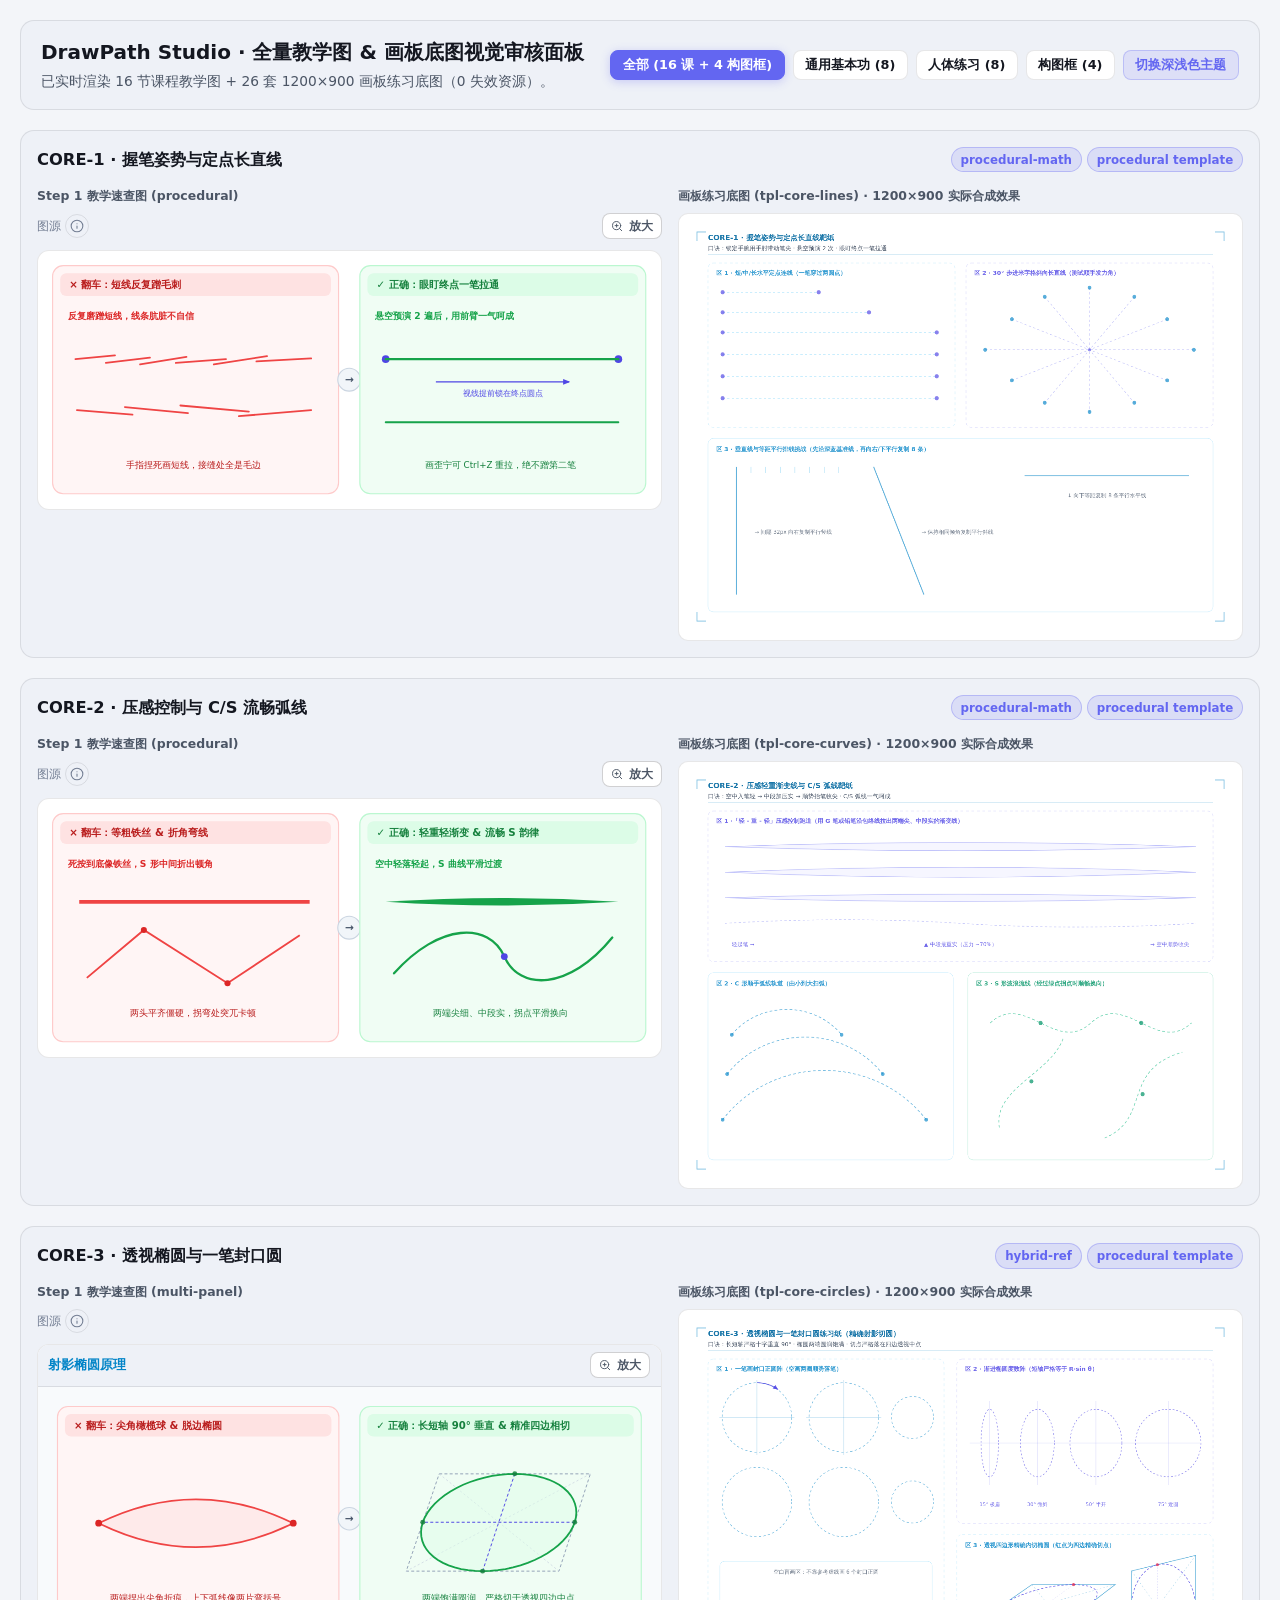
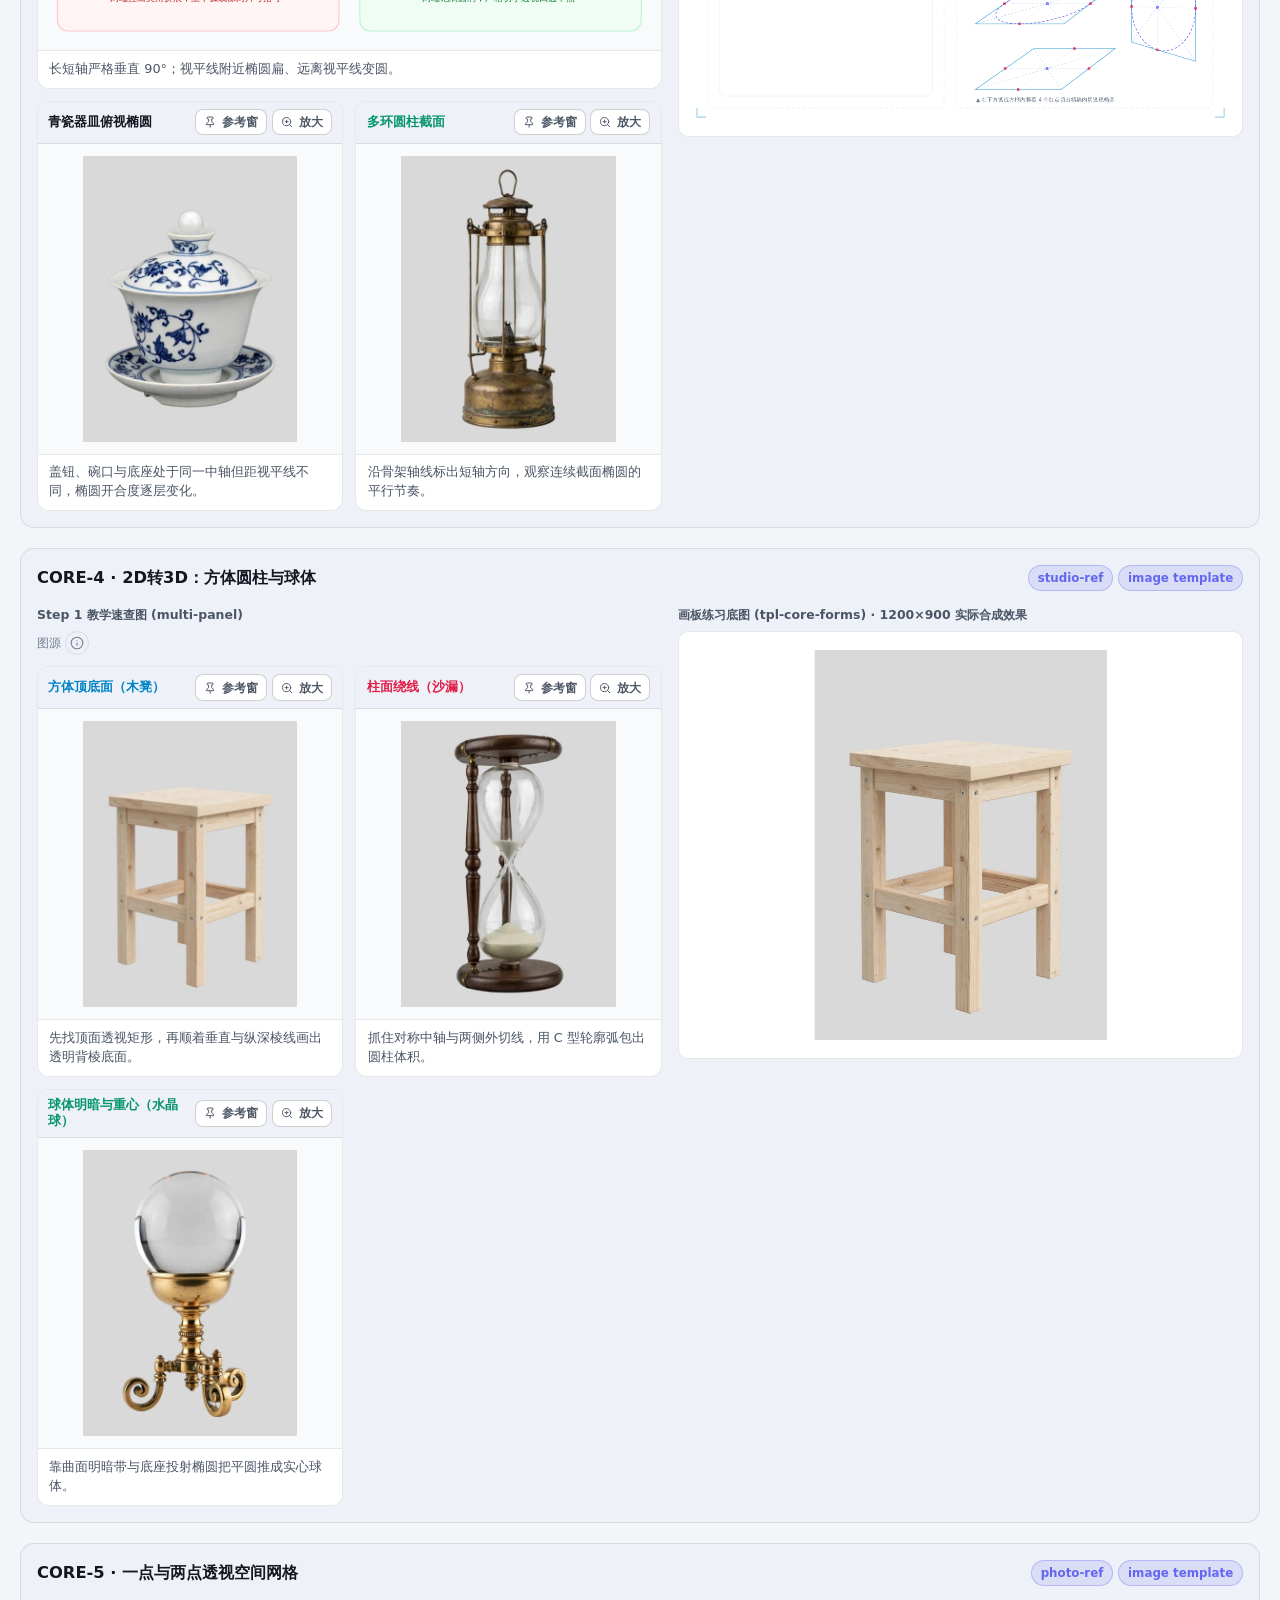
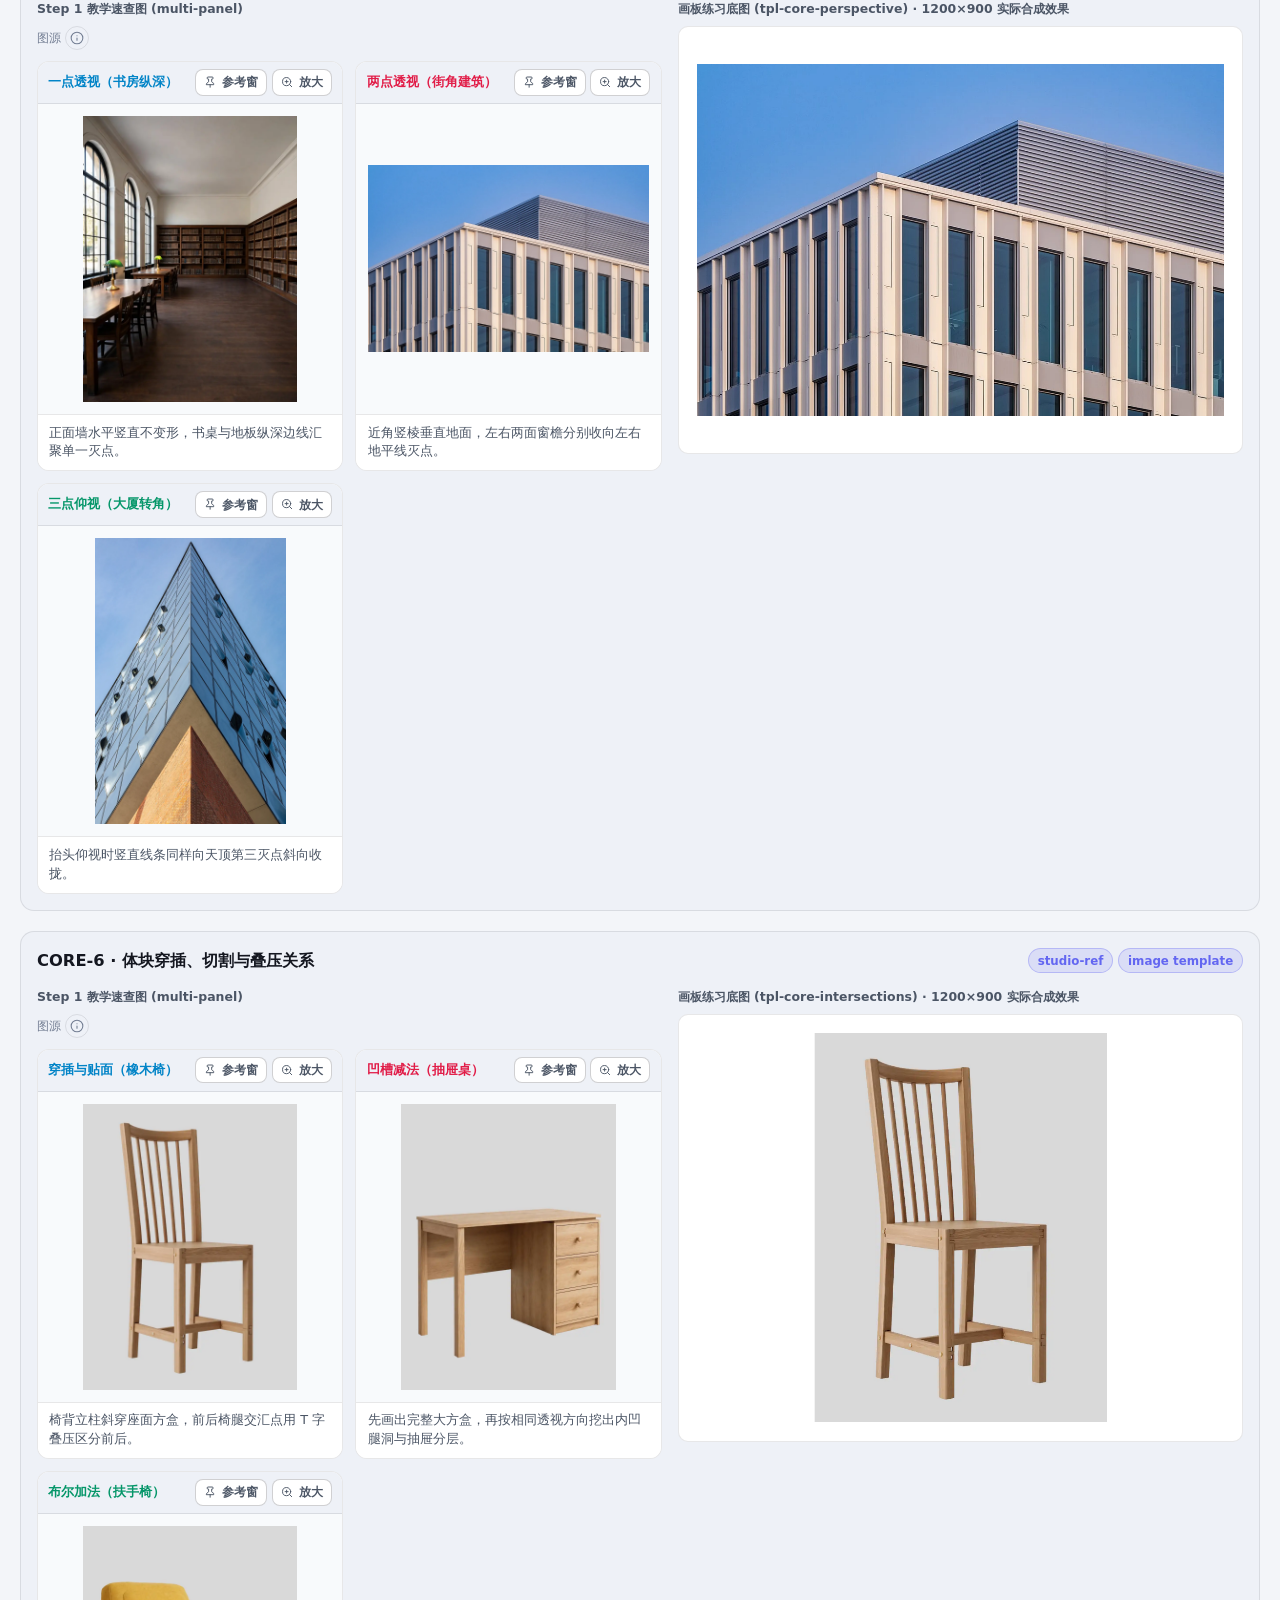
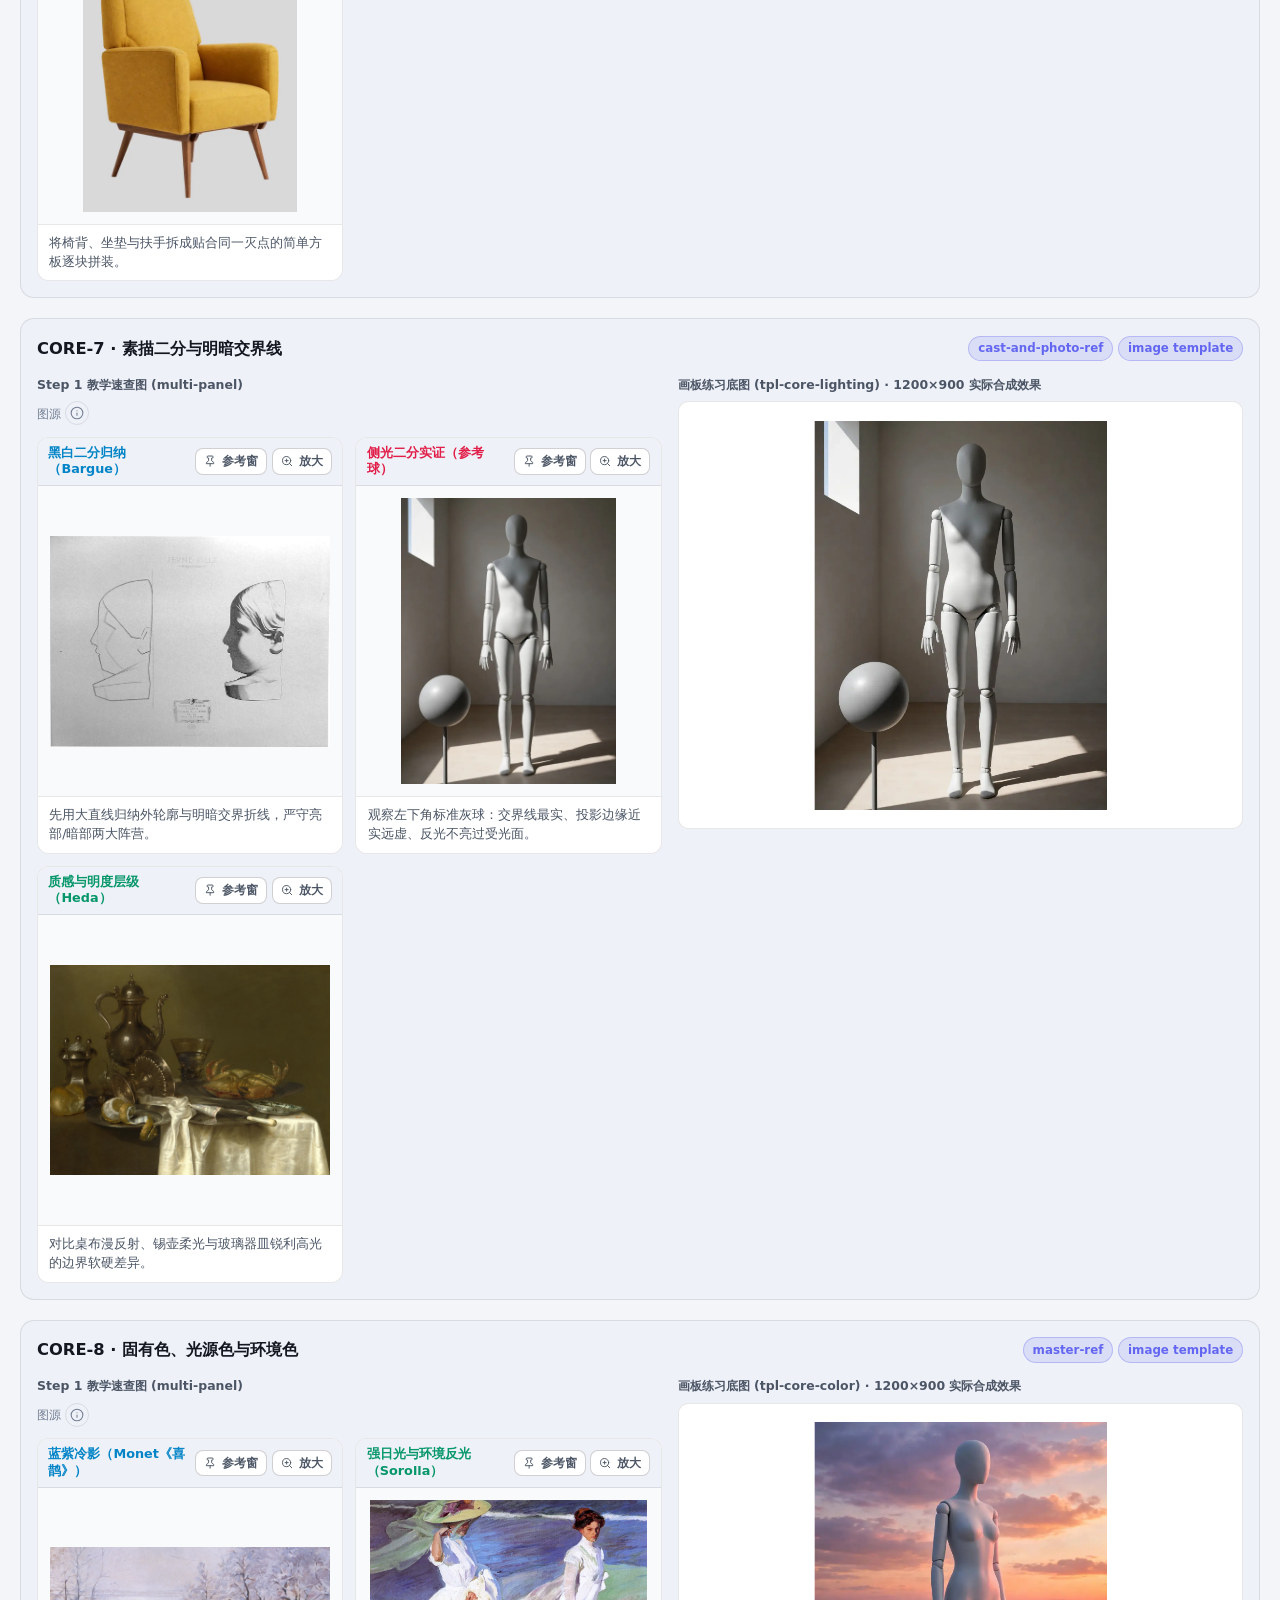
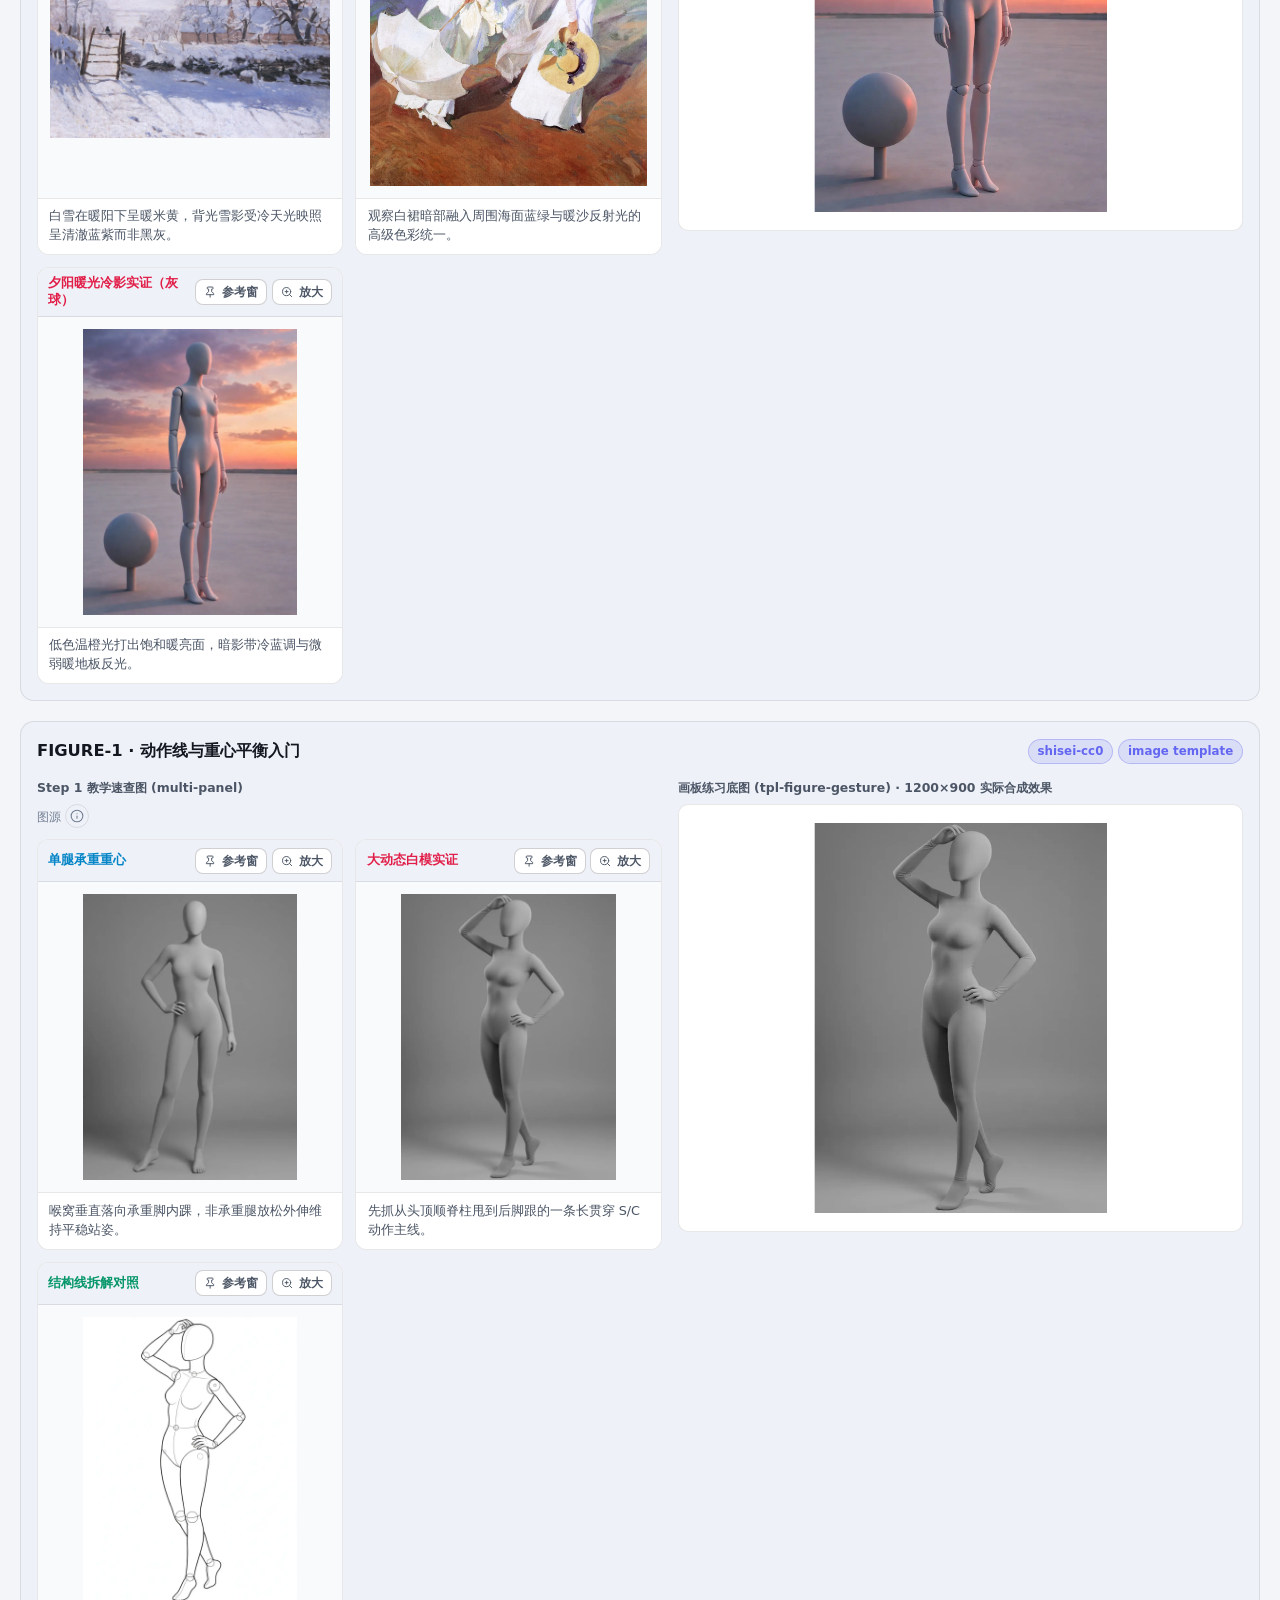
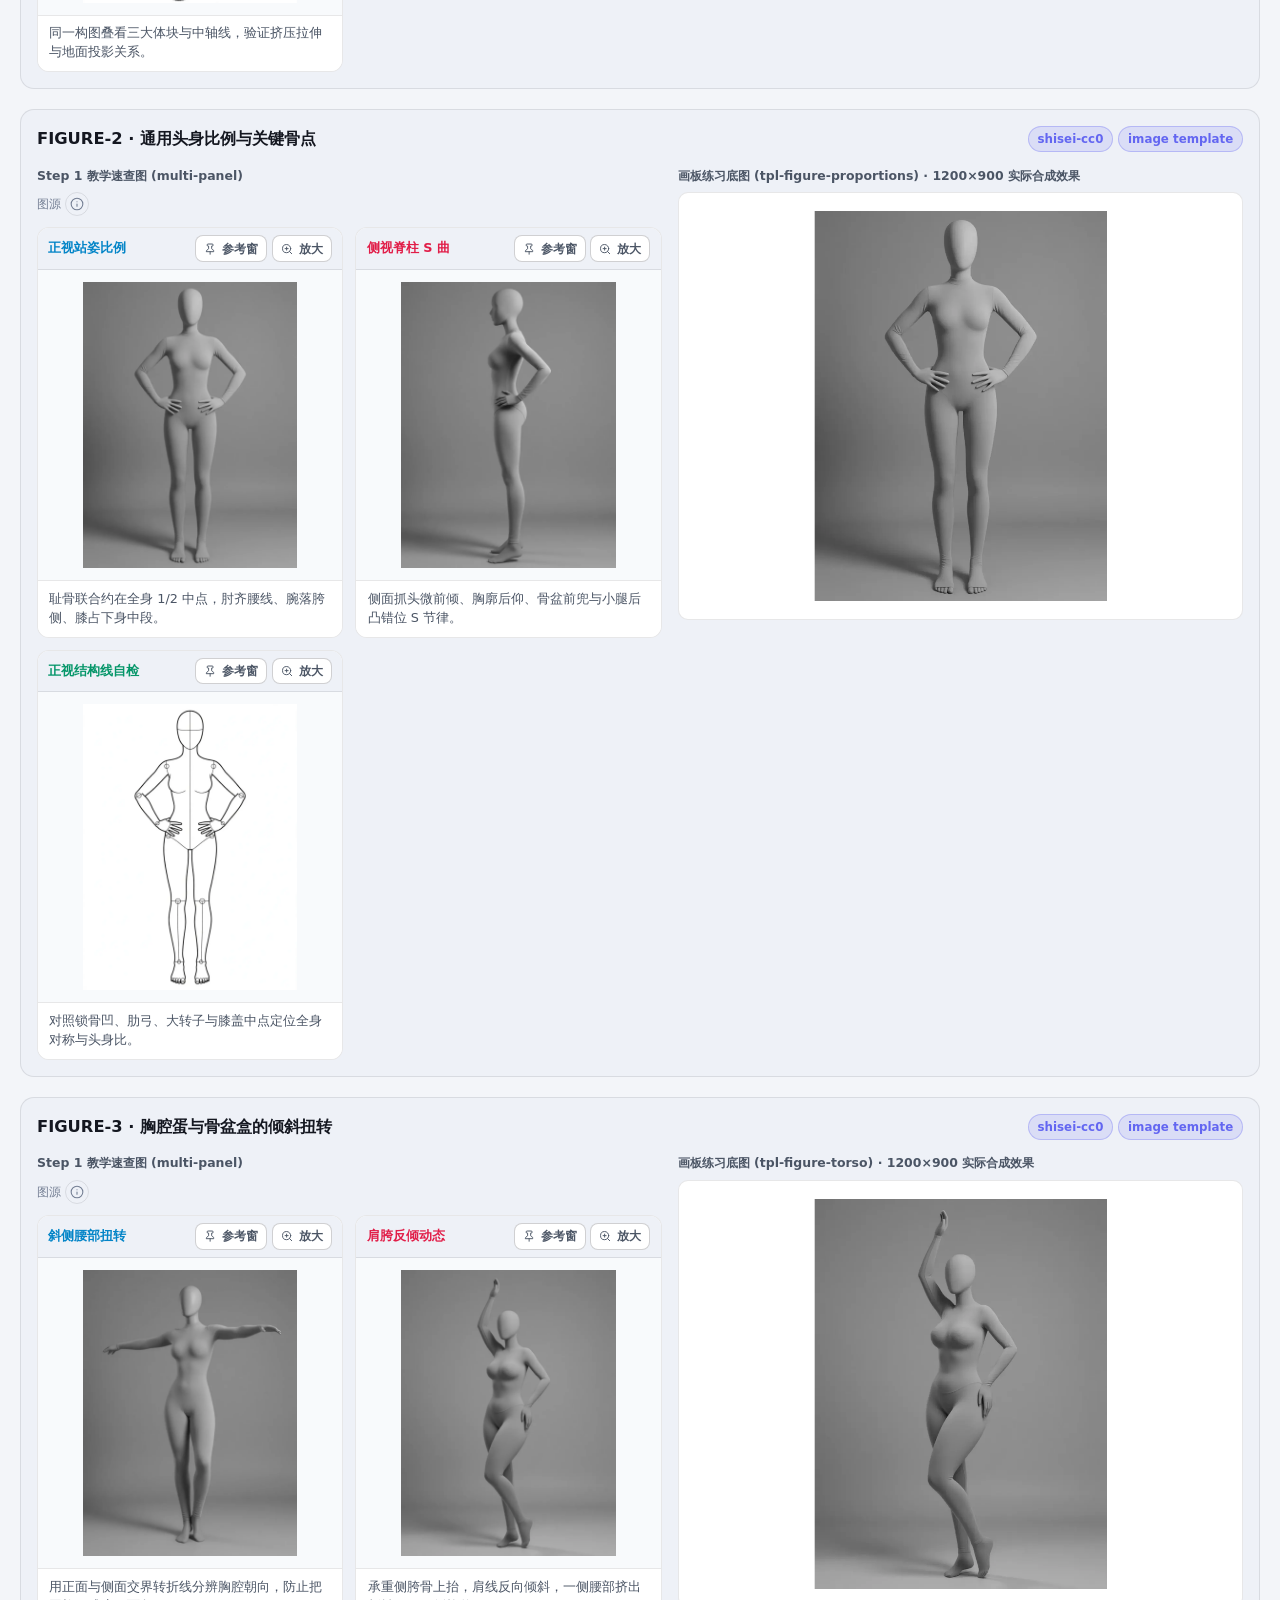
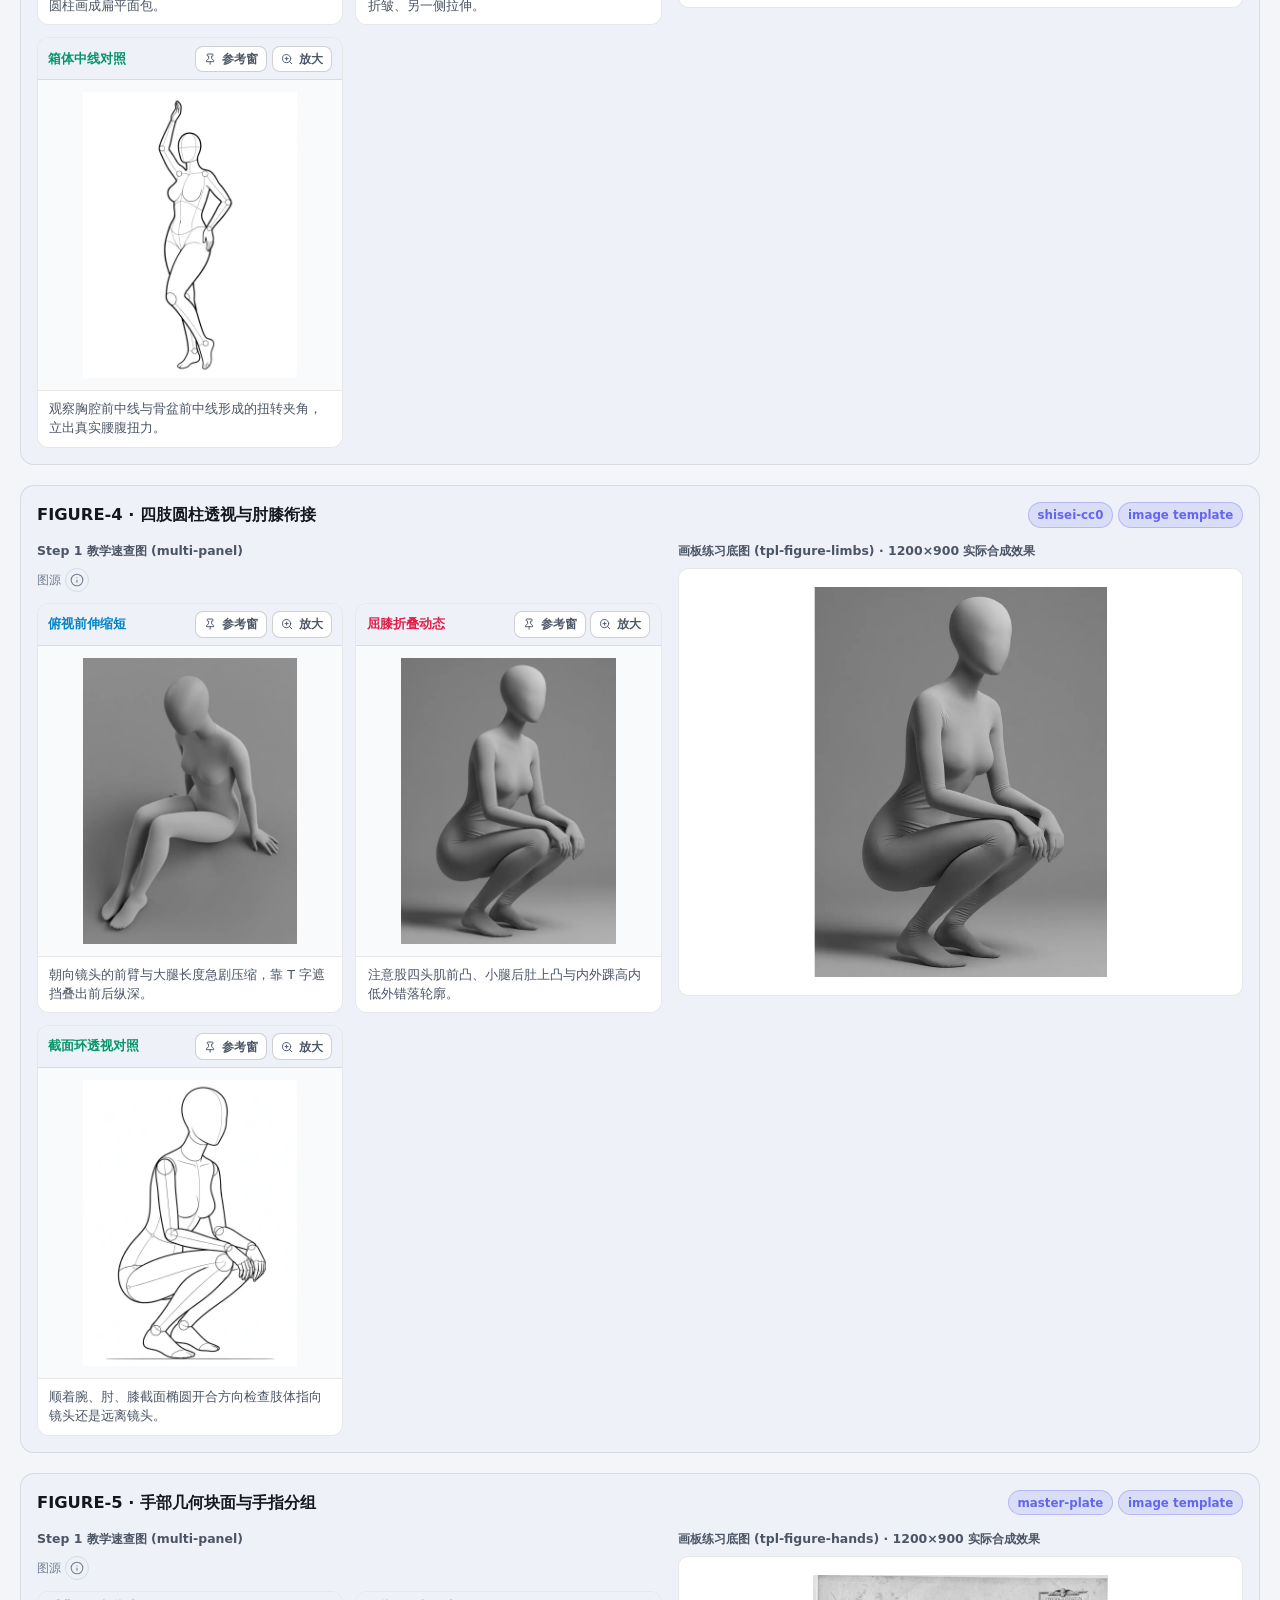
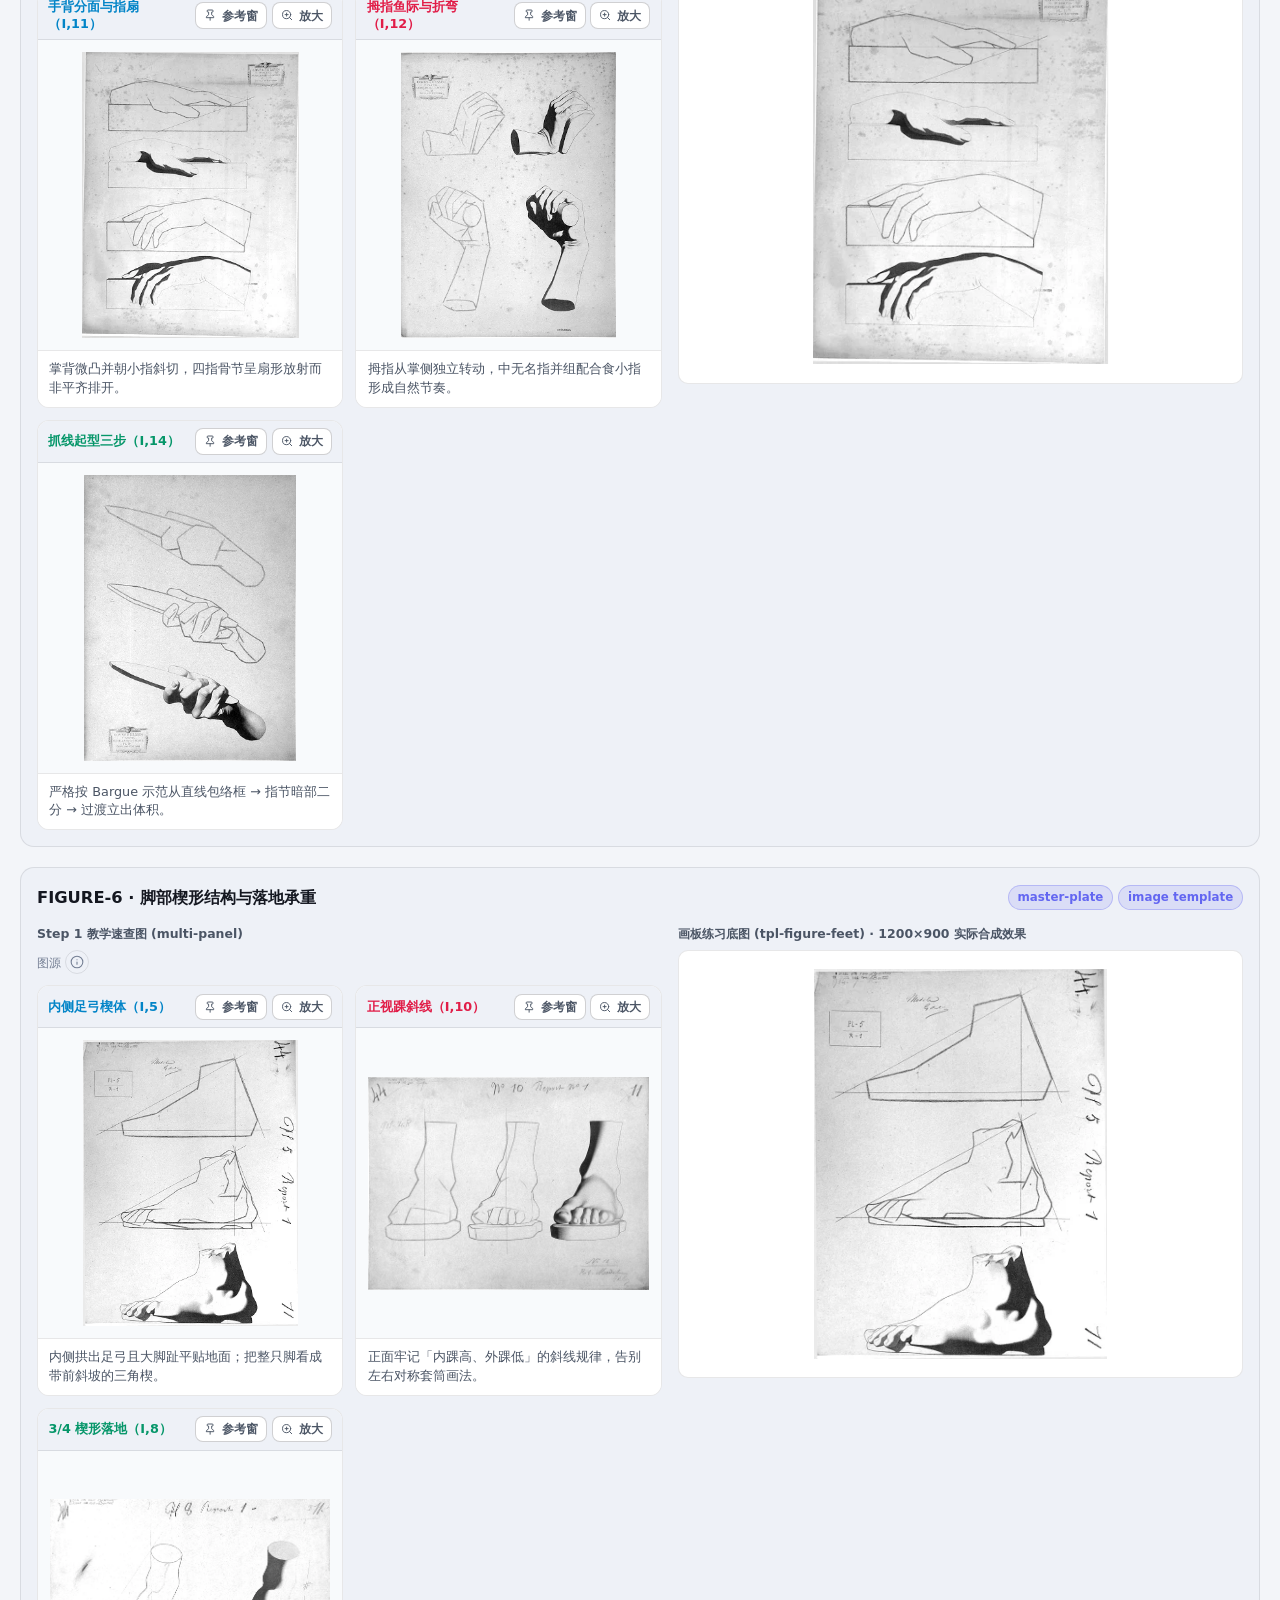
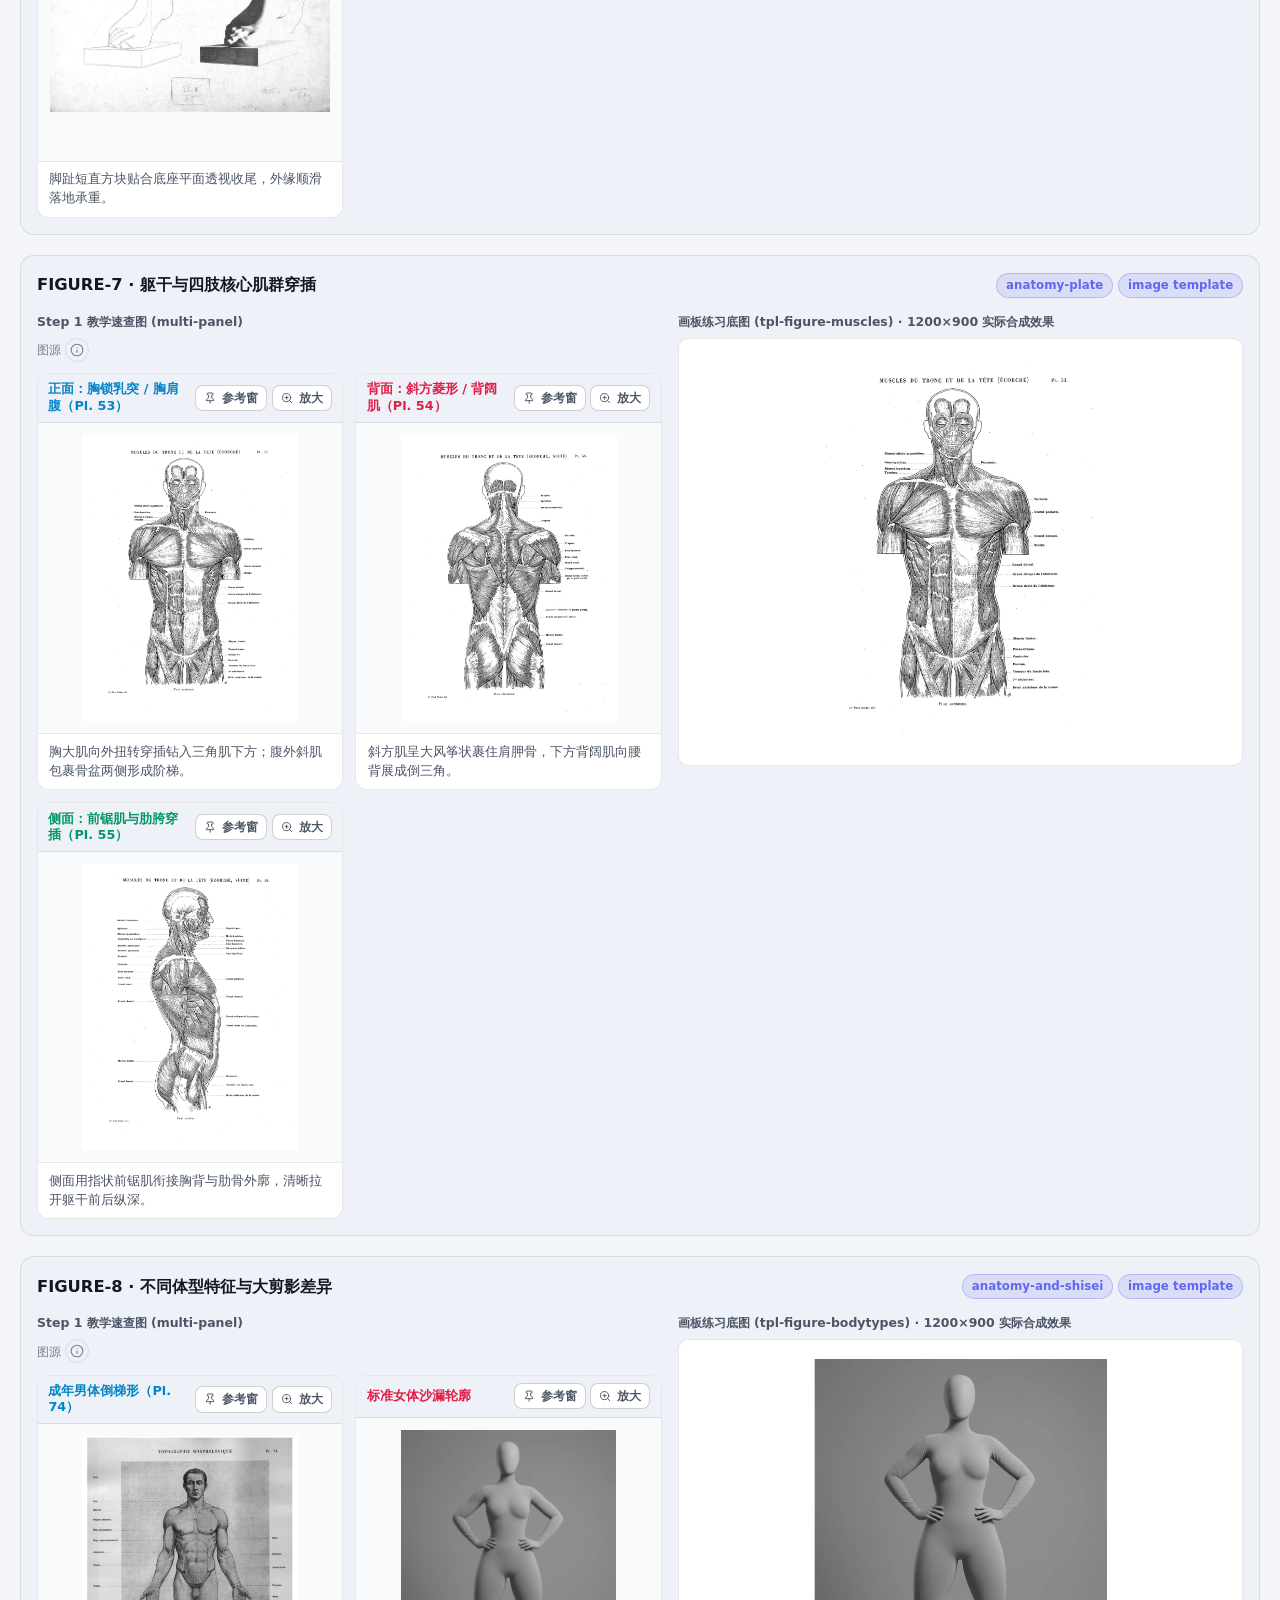
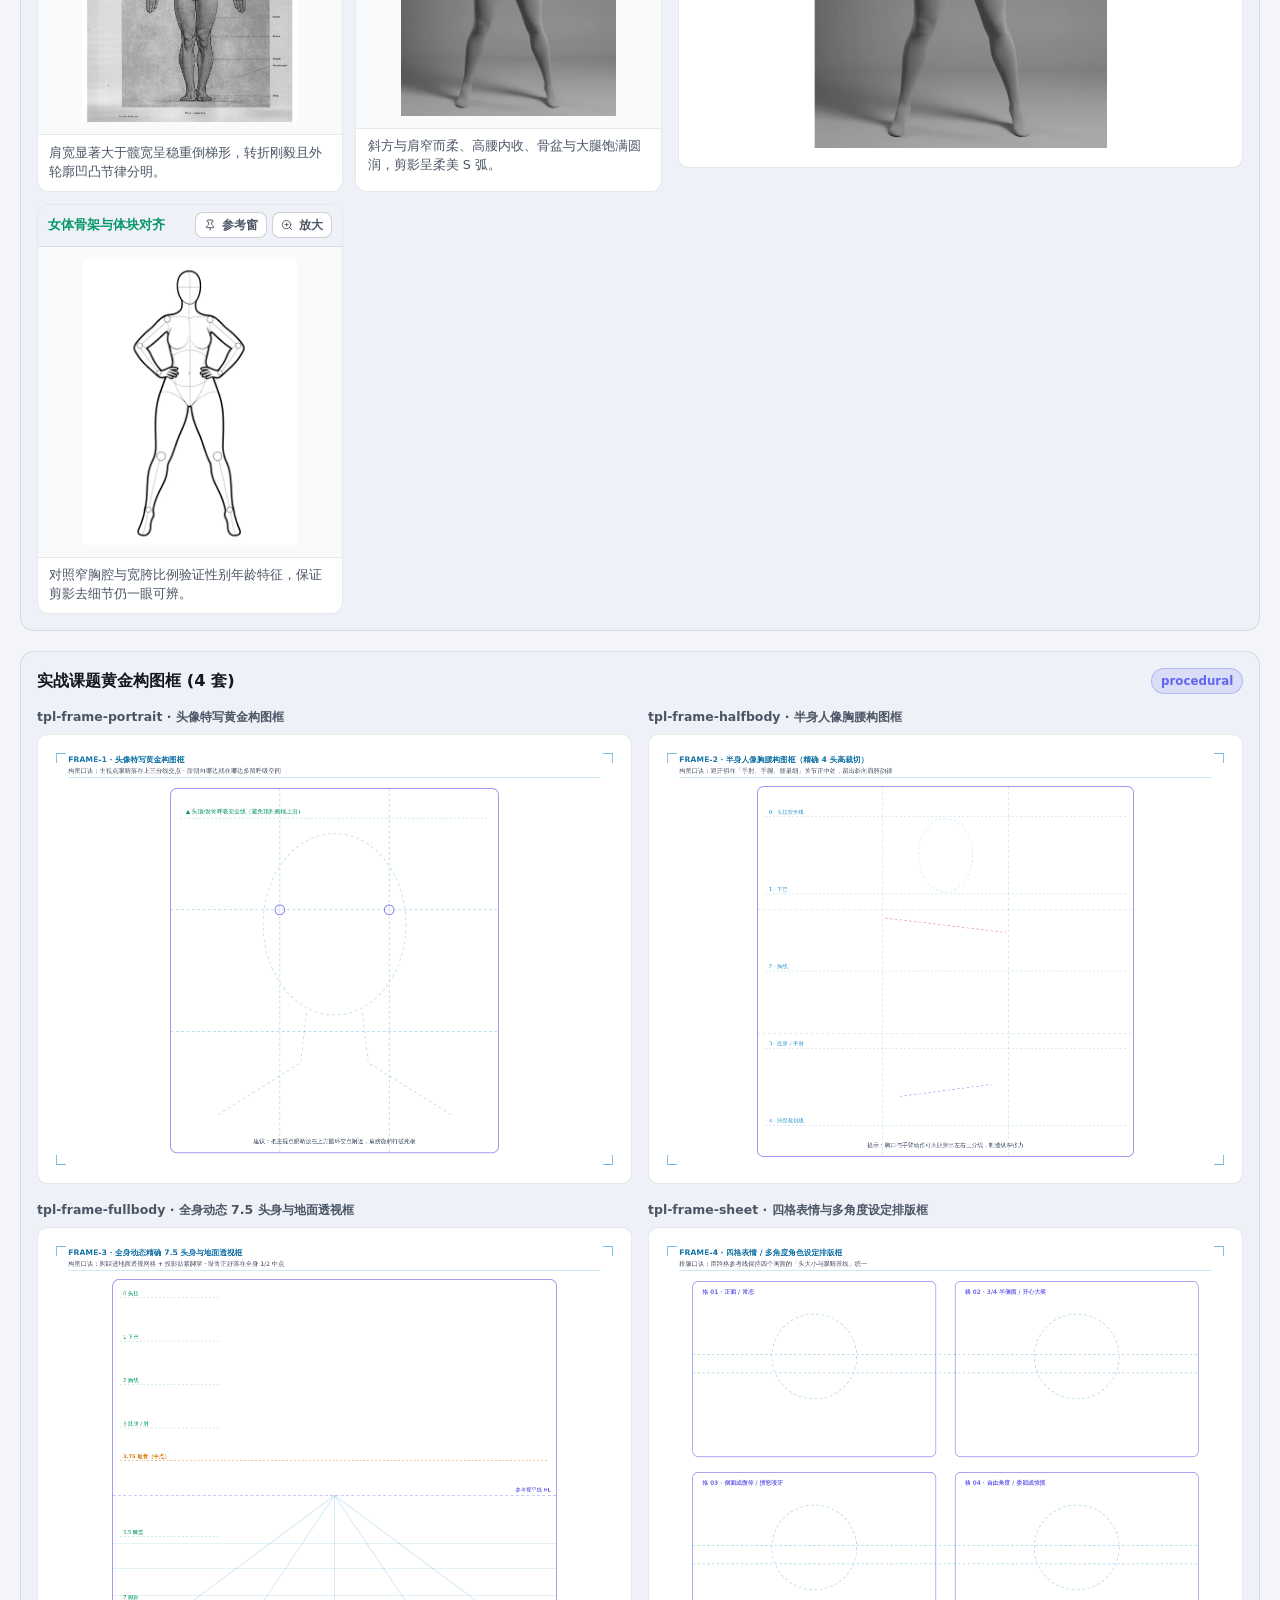
<file: tools/diagram-audit.html>
<!DOCTYPE html>
<html lang="zh-CN">
<head>
  <meta charset="UTF-8">
  <meta name="viewport" content="width=device-width, initial-scale=1.0">
  <title>DrawPath Studio · 全量教学图与合成底图视觉审核面板</title>
  <link rel="icon" type="image/svg+xml" href="../assets/icon.svg">
  <link rel="stylesheet" href="../styles/main.css">
  <style>
    body {
      padding: 1.25rem;
      max-width: 1480px;
      margin: 0 auto;
    }
    .audit-header {
      display: flex;
      flex-wrap: wrap;
      align-items: center;
      justify-content: space-between;
      gap: 0.75rem;
      padding: 1rem 1.25rem;
      border-radius: 14px;
      background: var(--bg-elevated);
      border: 1px solid var(--border-subtle);
      margin-bottom: 1.25rem;
    }
    .audit-header h1 {
      margin: 0;
      font-size: 1.25rem;
    }
    .audit-controls {
      display: flex;
      flex-wrap: wrap;
      gap: 0.5rem;
      align-items: center;
    }
    .audit-controls .btn.active {
      background: var(--brand);
      color: #ffffff;
      border-color: var(--brand);
    }
    .audit-card {
      background: var(--bg-elevated);
      border: 1px solid var(--border-subtle);
      border-radius: 14px;
      padding: 1rem;
      margin-bottom: 1.25rem;
    }
    .audit-card-head {
      display: flex;
      flex-wrap: wrap;
      justify-content: space-between;
      align-items: center;
      gap: 0.5rem;
      margin-bottom: 0.85rem;
    }
    .audit-card-head h2 {
      margin: 0;
      font-size: 1.02rem;
    }
    .audit-split {
      display: grid;
      grid-template-columns: minmax(0, 1.05fr) minmax(0, 0.95fr);
      gap: 1rem;
      align-items: start;
    }
    @media (max-width: 1080px) {
      .audit-split {
        grid-template-columns: 1fr;
      }
    }
    .audit-canvas-box {
      background: #ffffff;
      border-radius: 10px;
      border: 1px solid var(--border-subtle);
      padding: 0.45rem;
    }
    .audit-canvas-box canvas {
      width: 100%;
      height: auto;
      display: block;
      border-radius: 6px;
    }
    .audit-label {
      font-size: 0.78rem;
      font-weight: 700;
      color: var(--text-secondary);
      margin-bottom: 0.45rem;
    }
    .audit-frames-grid {
      display: grid;
      grid-template-columns: repeat(auto-fit, minmax(460px, 1fr));
      gap: 1rem;
    }
  </style>
</head>
<body>
  <header class="audit-header">
    <div>
      <h1>DrawPath Studio · 全量教学图 &amp; 画板底图视觉审核面板</h1>
      <p class="section-sub" id="audit-summary">正在加载全部课程图解与合成画板底图…</p>
    </div>
    <div class="audit-controls">
      <button type="button" class="btn btn-sm active" data-filter="all">全部 (16 课 + 4 构图框)</button>
      <button type="button" class="btn btn-sm" data-filter="core">通用基本功 (8)</button>
      <button type="button" class="btn btn-sm" data-filter="figure">人体练习 (8)</button>
      <button type="button" class="btn btn-sm" data-filter="frames">构图框 (4)</button>
      <button type="button" id="btn-audit-theme" class="btn btn-secondary btn-sm">切换深浅色主题</button>
    </div>
  </header>

  <main id="audit-root"></main>

  <script type="module">
    import {
      LESSONS,
      PRACTICE_TEMPLATES,
      getLessonDiagramSpec,
      getTemplateSpec,
    } from '../js/curriculum-data.js';
    import { renderLessonDiagramHTML } from '../js/diagram-renderer.js';

    const root = document.getElementById('audit-root');
    const summaryEl = document.getElementById('audit-summary');
    let currentFilter = 'all';

    // Rewrite relative `./assets/` paths to `../assets/` since this page lives inside `tools/`
    function rebaseRelativeAssetUrls(html) {
      return html.replace(/\.\/assets\//g, '../assets/');
    }

    function loadImage(src) {
      return new Promise((resolve) => {
        if (!src) return resolve(null);
        const img = new Image();
        img.onload = () => resolve(img);
        img.onerror = () => resolve(null);
        img.src = src;
      });
    }

    async function renderSpecToCanvas(canvas, spec) {
      const ctx = canvas.getContext('2d');
      ctx.fillStyle = '#ffffff';
      ctx.fillRect(0, 0, canvas.width, canvas.height);
      if (!spec) return;

      if (spec.kind === 'image' && spec.imageUrl) {
        const img = await loadImage(spec.imageUrl.replace(/^\.\//, '../'));
        if (!img) return;
        const pad = Number(spec.padding) || 0;
        const availW = Math.max(1, canvas.width - pad * 2);
        const availH = Math.max(1, canvas.height - pad * 2);
        const scale = Math.min(availW / img.naturalWidth, availH / img.naturalHeight);
        const drawW = img.naturalWidth * scale;
        const drawH = img.naturalHeight * scale;
        ctx.drawImage(img, (canvas.width - drawW) * 0.5, (canvas.height - drawH) * 0.5, drawW, drawH);
        return;
      }

      const svg = spec.renderScaffoldSvg();
      const svgSrc = 'data:image/svg+xml;charset=utf-8,' + encodeURIComponent(svg);
      const plates = spec.plates || [];
      const [bgImg, ...plateImgs] = await Promise.all([
        loadImage(svgSrc),
        ...plates.map((p) => loadImage(p.src.replace(/^\.\//, '../'))),
      ]);

      if (bgImg) {
        ctx.drawImage(bgImg, 0, 0, canvas.width, canvas.height);
      }

      for (let i = 0; i < plates.length; i += 1) {
        const layer = plates[i];
        const img = plateImgs[i];
        if (!img) continue;
        const scale = Math.min(layer.w / img.naturalWidth, layer.h / img.naturalHeight);
        const drawW = img.naturalWidth * scale;
        const drawH = img.naturalHeight * scale;
        const drawX = layer.x + (layer.w - drawW) * 0.5;
        let drawY = layer.y + (layer.h - drawH) * 0.5;
        if (layer.alignY === 'bottom') drawY = layer.y + (layer.h - drawH);
        else if (layer.alignY === 'top') drawY = layer.y;

        ctx.save();
        ctx.globalAlpha = layer.opacity ?? 1;
        ctx.drawImage(img, drawX, drawY, drawW, drawH);
        ctx.restore();
      }
    }

    async function renderAudit() {
      root.innerHTML = '';
      const tasks = [];

      if (currentFilter === 'all' || currentFilter === 'core' || currentFilter === 'figure') {
        const list = LESSONS.filter((l) => currentFilter === 'all' || l.track === currentFilter);
        for (const lesson of list) {
          const dSpec = getLessonDiagramSpec(lesson.id);
          const tSpec = getTemplateSpec(lesson.templateId);
          const card = document.createElement('section');
          card.className = 'audit-card';
          card.innerHTML = `
            <div class="audit-card-head">
              <h2>${lesson.id.toUpperCase()} · ${lesson.title}</h2>
              <div>
                <span class="diagram-source-badge">${dSpec?.sourceType || 'legacy'}</span>
                <span class="diagram-source-badge">${tSpec?.kind || 'none'} template</span>
              </div>
            </div>
            <div class="audit-split">
              <div>
                <div class="audit-label">Step 1 教学速查图 (${dSpec?.layout || 'fallback'})</div>
                ${rebaseRelativeAssetUrls(renderLessonDiagramHTML(dSpec, { lessonTitle: lesson.title }))}
              </div>
              <div>
                <div class="audit-label">画板练习底图 (${lesson.templateId}) · 1200×900 实际合成效果</div>
                <div class="audit-canvas-box">
                  <canvas width="1200" height="900" data-tpl="${lesson.templateId}"></canvas>
                </div>
              </div>
            </div>
          `;
          root.appendChild(card);
          const canvas = card.querySelector('canvas');
          tasks.push(renderSpecToCanvas(canvas, tSpec));
        }
      }

      if (currentFilter === 'all' || currentFilter === 'frames') {
        const frames = PRACTICE_TEMPLATES.filter((t) => t.id.startsWith('tpl-frame-'));
        const section = document.createElement('section');
        section.className = 'audit-card';
        section.innerHTML = `
          <div class="audit-card-head">
            <h2>实战课题黄金构图框 (${frames.length} 套)</h2>
            <span class="diagram-source-badge">procedural</span>
          </div>
          <div class="audit-frames-grid">
            ${frames
              .map(
                (f) => `
              <div>
                <div class="audit-label">${f.id} · ${f.name}</div>
                <div class="audit-canvas-box">
                  <canvas width="1200" height="900" data-tpl="${f.id}"></canvas>
                </div>
              </div>`
              )
              .join('')}
          </div>
        `;
        root.appendChild(section);
        for (const f of frames) {
          const canvas = section.querySelector(`canvas[data-tpl="${f.id}"]`);
          tasks.push(renderSpecToCanvas(canvas, getTemplateSpec(f.id)));
        }
      }

      await Promise.all(tasks);
      summaryEl.textContent = `已实时渲染 ${LESSONS.length} 节课程教学图 + ${PRACTICE_TEMPLATES.length} 套 1200×900 画板练习底图（0 失效资源）。`;
    }

    document.querySelectorAll('button[data-filter]').forEach((btn) => {
      btn.addEventListener('click', () => {
        currentFilter = btn.dataset.filter;
        document.querySelectorAll('button[data-filter]').forEach((b) => b.classList.toggle('active', b === btn));
        renderAudit();
      });
    });

    document.getElementById('btn-audit-theme').addEventListener('click', () => {
      const curr = document.documentElement.getAttribute('data-theme') || 'light';
      const next = curr === 'dark' ? 'light' : 'dark';
      document.documentElement.setAttribute('data-theme', next);
      document.documentElement.style.colorScheme = next;
    });

    renderAudit();
  </script>
</body>
</html>
</file>
<file: styles/main.css>
/* ==========================================================================
   DrawPath Studio · 画路工坊 — Design System & Responsive Styles
   ========================================================================== */

:root {
  color-scheme: light dark;

  --brand-hue: 250;
  --brand: #6366f1;
  --brand-hover: #4f46e5;
  --brand-soft: rgba(99, 102, 241, 0.12);
  --brand-glow: rgba(99, 102, 241, 0.28);

  --accent-pink: #ec4899;
  --accent-amber: #f59e0b;
  --accent-emerald: #10b981;
  --accent-red: #ef4444;
  --accent-blue: #3b82f6;

  /* Light Theme Tokens */
  --bg-app: #f3f5f9;
  --bg-surface: #ffffff;
  --bg-elevated: #eef1f7;
  --bg-header: rgba(255, 255, 255, 0.88);
  --bg-canvas-mat: #dde2ec;

  --text-primary: #141720;
  --text-secondary: #4b5565;
  --text-muted: #737e93;

  --border-subtle: rgba(20, 23, 32, 0.1);
  --border-strong: rgba(20, 23, 32, 0.2);

  --shadow-sm: 0 2px 8px rgba(15, 23, 42, 0.05);
  --shadow-md: 0 8px 24px rgba(15, 23, 42, 0.08);
  --shadow-lg: 0 18px 48px rgba(15, 23, 42, 0.16);

  --radius-sm: 8px;
  --radius-md: 12px;
  --radius-lg: 16px;
  --radius-xl: 20px;

  --font-sans: system-ui, -apple-system, "Segoe UI", "PingFang SC", "Hiragino Sans GB", "Microsoft YaHei", sans-serif;
  --font-mono: ui-monospace, SFMono-Regular, Menlo, Monaco, Consolas, monospace;
}

@media (prefers-color-scheme: dark) {
  :root:not([data-theme="light"]) {
    --bg-app: #13151a;
    --bg-surface: #1b1e26;
    --bg-elevated: #242834;
    --bg-header: rgba(19, 21, 26, 0.88);
    --bg-canvas-mat: #0c0e12;

    --text-primary: #f1f5f9;
    --text-secondary: #b4bfd4;
    --text-muted: #7e89a2;

    --border-subtle: rgba(255, 255, 255, 0.09);
    --border-strong: rgba(255, 255, 255, 0.18);

    --brand: #818cf8;
    --brand-hover: #6366f1;
    --brand-soft: rgba(129, 140, 248, 0.16);
    --brand-glow: rgba(129, 140, 248, 0.34);

    --shadow-sm: 0 2px 8px rgba(0, 0, 0, 0.28);
    --shadow-md: 0 10px 28px rgba(0, 0, 0, 0.36);
    --shadow-lg: 0 22px 54px rgba(0, 0, 0, 0.55);
  }
}

:root[data-theme="dark"],
[data-theme="dark"] {
  color-scheme: dark;
  --bg-app: #13151a;
  --bg-surface: #1b1e26;
  --bg-elevated: #242834;
  --bg-header: rgba(19, 21, 26, 0.88);
  --bg-canvas-mat: #0c0e12;

  --text-primary: #f1f5f9;
  --text-secondary: #b4bfd4;
  --text-muted: #7e89a2;

  --border-subtle: rgba(255, 255, 255, 0.09);
  --border-strong: rgba(255, 255, 255, 0.18);

  --brand: #818cf8;
  --brand-hover: #6366f1;
  --brand-soft: rgba(129, 140, 248, 0.16);
  --brand-glow: rgba(129, 140, 248, 0.34);

  --shadow-sm: 0 2px 8px rgba(0, 0, 0, 0.28);
  --shadow-md: 0 10px 28px rgba(0, 0, 0, 0.36);
  --shadow-lg: 0 22px 54px rgba(0, 0, 0, 0.55);
}

:root[data-theme="light"],
[data-theme="light"] {
  color-scheme: light;
  --bg-app: #f3f5f9;
  --bg-surface: #ffffff;
  --bg-elevated: #eef1f7;
  --bg-header: rgba(255, 255, 255, 0.88);
  --bg-canvas-mat: #dde2ec;

  --text-primary: #141720;
  --text-secondary: #4b5565;
  --text-muted: #737e93;

  --border-subtle: rgba(20, 23, 32, 0.1);
  --border-strong: rgba(20, 23, 32, 0.2);

  --brand: #6366f1;
  --brand-hover: #4f46e5;
  --brand-soft: rgba(99, 102, 241, 0.12);
  --brand-glow: rgba(99, 102, 241, 0.28);

  --shadow-sm: 0 2px 8px rgba(15, 23, 42, 0.05);
  --shadow-md: 0 8px 24px rgba(15, 23, 42, 0.08);
  --shadow-lg: 0 18px 48px rgba(15, 23, 42, 0.16);
}

*,
*::before,
*::after {
  box-sizing: border-box;
}

html,
body {
  margin: 0;
  padding: 0;
  min-height: 100%;
  background-color: var(--bg-app);
  color: var(--text-primary);
  font-family: var(--font-sans);
  line-height: 1.55;
  -webkit-font-smoothing: antialiased;
}

h1, h2, h3, h4, p {
  margin-top: 0;
}

button,
input,
select,
textarea {
  font: inherit;
  color: inherit;
}

button {
  cursor: pointer;
}

img {
  max-width: 100%;
  display: block;
}

[hidden] {
  display: none !important;
}

:focus-visible {
  outline: 2px solid var(--brand);
  outline-offset: 2px;
}

/* ==========================================================================
   Header & Navigation
   ========================================================================== */

.app-header {
  position: sticky;
  top: 0;
  z-index: 40;
  display: flex;
  flex-wrap: wrap;
  align-items: center;
  justify-content: space-between;
  gap: 0.75rem 1rem;
  padding: 0.65rem 1.25rem;
  background: var(--bg-header);
  backdrop-filter: blur(14px);
  -webkit-backdrop-filter: blur(14px);
  border-bottom: 1px solid var(--border-subtle);
}

.header-brand {
  display: flex;
  align-items: center;
  gap: 0.65rem;
}

.brand-logo {
  width: 34px;
  height: 34px;
  border-radius: 9px;
  flex-shrink: 0;
}

.brand-copy h1 {
  margin: 0;
  font-size: 1.05rem;
  font-weight: 750;
  letter-spacing: -0.01em;
  line-height: 1.2;
}

.brand-subtitle {
  display: block;
  font-size: 0.72rem;
  color: var(--text-muted);
}

.main-nav {
  display: flex;
  flex-wrap: wrap;
  align-items: center;
  gap: 0.35rem;
  padding: 0.25rem;
  background: var(--bg-elevated);
  border-radius: 12px;
  border: 1px solid var(--border-subtle);
}

.nav-tab {
  border: none;
  background: transparent;
  color: var(--text-secondary);
  padding: 0.45rem 0.8rem;
  border-radius: 9px;
  font-size: 0.85rem;
  font-weight: 600;
  white-space: nowrap;
  transition: background-color 0.16s ease, color 0.16s ease, box-shadow 0.16s ease;
}

.nav-tab:hover {
  color: var(--text-primary);
  background: var(--brand-soft);
}

.nav-tab.active {
  background: var(--brand);
  color: #ffffff;
  box-shadow: 0 3px 12px var(--brand-glow);
}

.header-actions {
  display: flex;
  flex-wrap: wrap;
  align-items: center;
  gap: 0.45rem;
}

.pressure-pill {
  display: inline-flex;
  align-items: center;
  gap: 0.35rem;
  padding: 0.32rem 0.65rem;
  border-radius: 999px;
  font-size: 0.78rem;
  font-weight: 600;
  font-variant-numeric: tabular-nums;
  background: var(--bg-elevated);
  border: 1px solid var(--border-subtle);
  color: var(--text-secondary);
  white-space: nowrap;
}

.pressure-pill.active,
.pressure-pill.pen-active {
  border-color: var(--accent-emerald);
  color: var(--accent-emerald);
  background: rgba(16, 185, 129, 0.12);
}

/* ==========================================================================
   Shared Buttons, Badges & Form Controls
   ========================================================================== */

.btn {
  display: inline-flex;
  align-items: center;
  justify-content: center;
  gap: 0.35rem;
  padding: 0.5rem 0.95rem;
  border-radius: var(--radius-sm);
  border: 1px solid var(--border-subtle);
  background: var(--bg-surface);
  color: var(--text-primary);
  font-size: 0.86rem;
  font-weight: 600;
  line-height: 1.2;
  white-space: nowrap;
  text-decoration: none;
  transition: transform 0.1s ease, background-color 0.16s ease, border-color 0.16s ease, box-shadow 0.16s ease;
}

.btn:hover:not(:disabled) {
  background: var(--bg-elevated);
  border-color: var(--border-strong);
}

.btn:active:not(:disabled) {
  transform: translateY(1px);
}

.btn:disabled {
  opacity: 0.45;
  cursor: not-allowed;
}

.btn-sm {
  padding: 0.38rem 0.72rem;
  font-size: 0.8rem;
}

.btn-primary {
  background: var(--brand);
  border-color: var(--brand);
  color: #ffffff;
  box-shadow: 0 3px 12px var(--brand-glow);
}

.btn-primary:hover:not(:disabled) {
  background: var(--brand-hover);
  border-color: var(--brand-hover);
  color: #ffffff;
}

.btn-secondary {
  background: var(--brand-soft);
  border-color: rgba(99, 102, 241, 0.28);
  color: var(--brand);
}

.btn-secondary:hover:not(:disabled) {
  background: rgba(99, 102, 241, 0.22);
}

.btn-ghost {
  background: transparent;
  border-color: transparent;
  color: var(--text-secondary);
}

.btn-ghost:hover:not(:disabled) {
  background: var(--bg-elevated);
  color: var(--text-primary);
  border-color: var(--border-subtle);
}

.btn-danger,
.btn-danger-ghost:hover:not(:disabled),
.btn-danger-subtle:hover:not(:disabled) {
  background: rgba(239, 68, 68, 0.12);
  border-color: rgba(239, 68, 68, 0.35);
  color: var(--accent-red);
}

.btn-danger-subtle.is-confirming {
  background: var(--accent-red);
  border-color: var(--accent-red);
  color: #ffffff;
}

.btn.active,
#btn-split-mode.active,
#btn-flip-horizontal.active {
  background: var(--brand);
  border-color: var(--brand);
  color: #ffffff;
  box-shadow: 0 2px 10px var(--brand-glow);
}

.badge {
  display: inline-flex;
  align-items: center;
  gap: 0.25rem;
  padding: 0.18rem 0.55rem;
  border-radius: 999px;
  font-size: 0.74rem;
  font-weight: 650;
  background: var(--bg-elevated);
  color: var(--text-secondary);
  border: 1px solid var(--border-subtle);
}

.badge-track {
  background: var(--brand-soft);
  color: var(--brand);
  border-color: rgba(99, 102, 241, 0.25);
}

.badge-completed,
.badge-success {
  background: rgba(16, 185, 129, 0.14);
  color: var(--accent-emerald);
  border-color: rgba(16, 185, 129, 0.3);
}

.badge-source,
.badge-web {
  background: rgba(59, 130, 246, 0.12);
  color: var(--accent-blue);
  border-color: rgba(59, 130, 246, 0.25);
}

.badge-external {
  background: rgba(16, 185, 129, 0.12);
  color: var(--accent-emerald);
  border-color: rgba(16, 185, 129, 0.28);
}

.badge-redline {
  background: rgba(239, 68, 68, 0.12);
  color: var(--accent-red);
  border-color: rgba(239, 68, 68, 0.28);
}

.badge-difficulty {
  background: rgba(245, 158, 11, 0.12);
  color: var(--accent-amber);
  border-color: rgba(245, 158, 11, 0.28);
}

select,
input[type="text"],
input[type="number"],
input[type="search"],
input[type="url"],
textarea {
  background: var(--bg-surface);
  border: 1px solid var(--border-strong);
  border-radius: var(--radius-sm);
  padding: 0.44rem 0.68rem;
  font-size: 0.88rem;
  color: var(--text-primary);
  max-width: 100%;
  min-width: 0;
  transition: border-color 0.15s ease, box-shadow 0.15s ease;
}

select:focus,
input[type="text"]:focus,
input[type="number"]:focus,
input[type="search"]:focus,
input[type="url"]:focus,
textarea:focus {
  outline: none;
  border-color: var(--brand);
  box-shadow: 0 0 0 3px var(--brand-soft);
}

progress {
  -webkit-appearance: none;
  appearance: none;
  height: 10px;
  border: none;
  border-radius: 999px;
  overflow: hidden;
  background: var(--bg-elevated);
  accent-color: hsl(var(--brand-hue, 250) 78% 60%);
}

progress::-webkit-progress-bar {
  background: var(--bg-elevated);
  border-radius: 999px;
}

progress::-webkit-progress-value {
  background: linear-gradient(90deg, hsl(var(--brand-hue, 250) 80% 60%), #ec4899);
  border-radius: 999px;
  transition: width 0.3s ease;
}

progress::-moz-progress-bar {
  background: linear-gradient(90deg, hsl(var(--brand-hue, 250) 80% 60%), #ec4899);
  border-radius: 999px;
}

/* ==========================================================================
   Main Container & View Switching & Split-Screen Mode
   ========================================================================== */

.app-main {
  max-width: 1440px;
  margin: 0 auto;
  padding: 1.1rem 1.25rem 2.2rem;
}

.view-section {
  display: none;
  min-width: 0;
  max-width: 100%;
}

.view-section.active {
  display: block;
  animation: fadeSlideUp 0.18s ease-out;
}

#view-canvas.view-section.active {
  display: flex;
  flex-direction: column;
  gap: 0.65rem;
}

@keyframes fadeSlideUp {
  from {
    opacity: 0;
    transform: translateY(6px);
  }
  to {
    opacity: 1;
    transform: translateY(0);
  }
}

/* Split-Screen Side-by-Side Mode on >= 1024px */
@media (min-width: 1024px) {
  body.split-mode .app-main {
    max-width: 100%;
    padding: 0.85rem 1rem 1.25rem;
    display: grid;
    grid-template-columns: minmax(380px, 0.92fr) minmax(540px, 1.35fr);
    gap: 1rem;
    align-items: start;
  }

  body.split-mode #view-roadmap,
  body.split-mode #view-journal,
  body.split-mode #view-lessons,
  body.split-mode #view-challenges {
    display: none;
  }

  body.split-mode #view-lessons.split-active-left,
  body.split-mode #view-challenges.split-active-left,
  body.split-mode .app-main:not(:has(.split-active-left)) #view-lessons {
    grid-column: 1;
    display: flex;
    flex-direction: column;
    max-height: calc(100dvh - 88px);
    overflow-y: auto;
    padding-right: 0.35rem;
  }

  body.split-mode #view-canvas {
    grid-column: 2;
    display: flex;
    flex-direction: column;
    gap: 0.55rem;
    position: sticky;
    top: 76px;
  }

  body.split-mode .lessons-layout {
    grid-template-columns: 1fr;
    gap: 0.85rem;
  }

  body.split-mode .lesson-list-sidebar {
    max-height: 210px;
    overflow-y: auto;
    display: grid;
    grid-template-columns: repeat(auto-fill, minmax(min(100%, 195px), 1fr));
    gap: 0.5rem;
  }

  body.split-mode #view-challenges .challenge-grid {
    grid-template-columns: 1fr;
  }
}

/* ==========================================================================
   View 1: Roadmap & Onboarding
   ========================================================================== */

.roadmap-hero {
  display: grid;
  grid-template-columns: 1.35fr 1fr;
  gap: 1.25rem;
  padding: 1.35rem 1.5rem;
  background: var(--bg-surface);
  border: 1px solid var(--border-subtle);
  border-radius: var(--radius-xl);
  box-shadow: var(--shadow-sm);
  margin-bottom: 1.5rem;
}

.roadmap-hero-copy h2 {
  font-size: 1.45rem;
  margin-bottom: 0.5rem;
}

.section-lead {
  color: var(--text-secondary);
  margin-bottom: 0;
  font-size: 0.96rem;
}

.roadmap-stats-card {
  display: flex;
  flex-direction: column;
  justify-content: center;
  gap: 0.65rem;
  padding: 1rem 1.15rem;
  background: var(--bg-elevated);
  border-radius: var(--radius-lg);
  border: 1px solid var(--border-subtle);
}

.progress-summary-row {
  display: flex;
  align-items: center;
  justify-content: space-between;
  font-size: 0.86rem;
  font-weight: 600;
}

.progress-text {
  color: var(--brand);
  font-variant-numeric: tabular-nums;
}

#overall-progress-bar {
  width: 100%;
  height: 11px;
}

.stats-grid {
  display: grid;
  grid-template-columns: repeat(3, 1fr);
  gap: 0.65rem;
  margin-top: 0.25rem;
}

.stat-tile {
  background: var(--bg-surface);
  border: 1px solid var(--border-subtle);
  border-radius: var(--radius-md);
  padding: 0.55rem 0.65rem;
  text-align: center;
}

.stat-value {
  display: block;
  font-size: 1.3rem;
  font-weight: 800;
  font-variant-numeric: tabular-nums;
  line-height: 1.2;
}

.stat-label {
  font-size: 0.74rem;
  color: var(--text-muted);
}

.roadmap-block {
  margin-bottom: 1.75rem;
}

.section-header-row {
  display: flex;
  flex-wrap: wrap;
  align-items: center;
  justify-content: space-between;
  gap: 0.75rem;
  margin-bottom: 0.9rem;
}

.section-header-row h3 {
  margin: 0;
  font-size: 1.12rem;
}

.onboarding-collapsible {
  background: var(--bg-surface);
  border: 1px solid var(--border-subtle);
  border-radius: var(--radius-lg);
  box-shadow: var(--shadow-sm);
  overflow: hidden;
}

.onboarding-summary-bar {
  display: flex;
  align-items: center;
  justify-content: space-between;
  gap: 0.75rem;
  padding: 0.82rem 1.15rem;
  font-size: 0.94rem;
  font-weight: 700;
  color: var(--text-primary);
  cursor: pointer;
  list-style: none;
  user-select: none;
  transition: background-color 0.15s ease;
}

.onboarding-summary-bar::-webkit-details-marker {
  display: none;
}

.onboarding-summary-bar::after {
  content: "▸";
  font-size: 0.9rem;
  color: var(--text-muted);
  transition: transform 0.18s ease;
}

.onboarding-collapsible[open] .onboarding-summary-bar {
  border-bottom: 1px solid var(--border-subtle);
  background: var(--bg-elevated);
}

.onboarding-collapsible[open] .onboarding-summary-bar::after {
  transform: rotate(90deg);
}

.onboarding-collapsible .onboarding-grid {
  padding: 1rem 1.15rem 1.15rem;
}

.onboarding-grid {
  display: grid;
  grid-template-columns: repeat(auto-fit, minmax(min(100%, 265px), 1fr));
  gap: 1rem;
}

.onboarding-card {
  background: var(--bg-surface);
  border: 1px solid var(--border-subtle);
  border-radius: var(--radius-lg);
  padding: 1.15rem;
  box-shadow: var(--shadow-sm);
  display: flex;
  flex-direction: column;
  gap: 0.55rem;
  transition: transform 0.16s ease, box-shadow 0.16s ease;
}

.onboarding-card:hover {
  transform: translateY(-2px);
  box-shadow: var(--shadow-md);
}

.onboarding-card-header {
  display: flex;
  flex-direction: column;
  gap: 0.4rem;
}

.onboarding-step {
  display: inline-flex;
  align-self: flex-start;
  padding: 0.18rem 0.55rem;
  border-radius: 999px;
  font-size: 0.73rem;
  font-weight: 700;
  background: var(--brand-soft);
  color: var(--brand);
}

.onboarding-card h4 {
  margin: 0;
  font-size: 1rem;
}

.onboarding-card p,
.onboarding-summary {
  margin: 0;
  font-size: 0.87rem;
  color: var(--text-secondary);
}

.onboarding-card ul,
.onboarding-bullets {
  margin: 0;
  padding-left: 1.15rem;
  font-size: 0.85rem;
  color: var(--text-secondary);
  display: flex;
  flex-direction: column;
  gap: 0.25rem;
}

.onboarding-tip {
  margin-top: auto;
  padding: 0.55rem 0.72rem;
  border-radius: var(--radius-sm);
  background: var(--bg-elevated);
  border-left: 3px solid var(--brand);
  font-size: 0.82rem;
  color: var(--text-primary);
}

.track-filter-group {
  display: flex;
  flex-wrap: wrap;
  gap: 0.4rem;
}

.track-filter-btn {
  padding: 0.38rem 0.8rem;
  border-radius: 999px;
  border: 1px solid var(--border-subtle);
  background: var(--bg-surface);
  color: var(--text-secondary);
  font-size: 0.82rem;
  font-weight: 600;
  transition: all 0.15s ease;
}

.track-filter-btn:hover:not(:disabled) {
  border-color: var(--border-strong);
  color: var(--text-primary);
}

.track-filter-btn:disabled,
.track-filter-btn.is-locked {
  opacity: 0.52;
  cursor: not-allowed;
  background: var(--bg-elevated);
}

.track-filter-btn.active {
  background: var(--brand);
  border-color: var(--brand);
  color: #ffffff;
}

.skill-tree-container {
  display: flex;
  flex-direction: column;
  gap: 1.25rem;
}

.skill-track-section {
  background: var(--bg-surface);
  border: 1px solid var(--border-subtle);
  border-left: 4px solid var(--track-color, var(--brand));
  border-radius: var(--radius-xl);
  padding: 1.15rem 1.25rem;
  box-shadow: var(--shadow-sm);
}

.skill-track-header {
  display: flex;
  flex-wrap: wrap;
  align-items: center;
  justify-content: space-between;
  gap: 0.5rem 1rem;
  padding-bottom: 0.85rem;
  margin-bottom: 0.95rem;
  border-bottom: 1px solid var(--border-subtle);
}

.skill-track-title-group {
  display: flex;
  align-items: center;
  gap: 0.6rem;
}

.skill-track-header h4 {
  margin: 0.3rem 0 0.25rem;
  font-size: 1.05rem;
}

.skill-track-header p,
.skill-track-desc {
  font-size: 0.85rem;
  color: var(--text-secondary);
  margin: 0;
}

.skill-track-progress {
  font-size: 0.82rem;
  font-weight: 700;
  color: var(--track-color, var(--brand));
  background: var(--bg-elevated);
  padding: 0.28rem 0.7rem;
  border-radius: 999px;
  border: 1px solid var(--border-subtle);
  font-variant-numeric: tabular-nums;
}

.skill-tier-group {
  display: flex;
  flex-direction: column;
  gap: 0.55rem;
  margin-top: 0.85rem;
}

.skill-tier-group:first-of-type {
  margin-top: 0;
}

.skill-tier-heading {
  display: flex;
  align-items: center;
  justify-content: space-between;
  gap: 0.5rem;
  font-size: 0.84rem;
  font-weight: 700;
  color: var(--text-secondary);
  padding: 0.2rem 0.1rem;
}

.skill-tier-badge {
  display: inline-flex;
  align-items: center;
  gap: 0.3rem;
  padding: 0.18rem 0.6rem;
  border-radius: 999px;
  font-size: 0.76rem;
  font-weight: 700;
  background: var(--bg-elevated);
  border: 1px solid var(--border-subtle);
  color: var(--text-primary);
}

.skill-nodes-grid {
  display: grid;
  grid-template-columns: repeat(auto-fill, minmax(min(100%, 225px), 1fr));
  gap: 0.75rem;
}

.skill-node-card {
  position: relative;
  text-align: left;
  background: var(--bg-elevated);
  border: 1px solid var(--border-subtle);
  border-radius: var(--radius-md);
  padding: 0.78rem 0.92rem;
  display: flex;
  flex-direction: column;
  gap: 0.34rem;
  transition: transform 0.15s ease, border-color 0.15s ease, box-shadow 0.15s ease;
  cursor: pointer;
}

.skill-node-card:hover {
  transform: translateY(-2px);
  border-color: var(--track-color, var(--brand));
  box-shadow: var(--shadow-md);
}

.skill-node-card.completed,
.skill-node-card.is-completed {
  border-color: rgba(16, 185, 129, 0.48);
  background: linear-gradient(135deg, rgba(16, 185, 129, 0.09), var(--bg-elevated));
}

.skill-node-top {
  display: flex;
  align-items: center;
  justify-content: space-between;
  gap: 0.4rem;
}

.skill-node-status {
  font-size: 0.76rem;
  font-weight: 700;
  color: var(--text-muted);
  white-space: nowrap;
}

.skill-node-card.is-completed .skill-node-status {
  color: var(--accent-emerald);
}

.skill-node-title {
  margin: 0;
  font-weight: 700;
  font-size: 0.94rem;
  color: var(--text-primary);
}

.skill-node-mantra,
.skill-node-subtitle {
  margin: 0;
  font-size: 0.8rem;
  color: var(--text-secondary);
  line-height: 1.42;
}

.skill-node-meta,
.skill-node-footer {
  display: flex;
  flex-wrap: wrap;
  align-items: center;
  justify-content: space-between;
  gap: 0.35rem;
  margin-top: auto;
  padding-top: 0.35rem;
  font-size: 0.77rem;
  color: var(--text-muted);
}

.skill-node-cta {
  font-weight: 700;
  color: var(--brand);
}

/* ==========================================================================
   View 2: Lessons & Video Practice
   ========================================================================== */

.view-toolbar-bar {
  display: flex;
  flex-wrap: wrap;
  align-items: center;
  justify-content: space-between;
  gap: 0.75rem 1rem;
  margin-bottom: 1rem;
}

.view-toolbar-bar h2 {
  margin: 0;
  font-size: 1.32rem;
}

.section-sub {
  margin: 0.2rem 0 0;
  font-size: 0.86rem;
  color: var(--text-secondary);
}

.lessons-filter-controls {
  display: flex;
  flex-wrap: wrap;
  align-items: center;
  gap: 0.55rem 0.85rem;
  max-width: 100%;
  min-width: 0;
}

.inline-control {
  display: inline-flex;
  align-items: center;
  gap: 0.45rem;
  font-size: 0.88rem;
  font-weight: 600;
  max-width: 100%;
  min-width: 0;
}

.lesson-tier-heading,
.sidebar-tier-header {
  font-size: 0.76rem;
  font-weight: 750;
  color: var(--text-muted);
  padding: 0.45rem 0.55rem 0.2rem;
  letter-spacing: 0.02em;
  grid-column: 1 / -1;
}

.lessons-layout {
  display: grid;
  grid-template-columns: 295px minmax(0, 1fr);
  gap: 1.15rem;
  align-items: start;
}

.lesson-list-sidebar {
  background: var(--bg-surface);
  border: 1px solid var(--border-subtle);
  border-radius: var(--radius-lg);
  padding: 0.65rem;
  display: flex;
  flex-direction: column;
  gap: 0.42rem;
  box-shadow: var(--shadow-sm);
}

.lesson-item {
  width: 100%;
  text-align: left;
  border: 1px solid transparent;
  background: transparent;
  border-radius: var(--radius-sm);
  padding: 0.65rem 0.75rem;
  display: flex;
  flex-direction: column;
  gap: 0.25rem;
  transition: background-color 0.15s ease, border-color 0.15s ease;
}

.lesson-item:hover {
  background: var(--bg-elevated);
}

.lesson-item.active {
  background: var(--brand-soft);
  border-color: var(--brand);
}

.lesson-item.completed,
.lesson-item.is-completed {
  border-left: 3px solid var(--accent-emerald);
}

.lesson-item-meta {
  display: flex;
  align-items: center;
  justify-content: space-between;
  gap: 0.35rem;
  font-size: 0.75rem;
}

.lesson-item-title {
  font-size: 0.9rem;
  font-weight: 700;
  color: var(--text-primary);
}

.lesson-item-sub {
  font-size: 0.77rem;
  color: var(--text-muted);
  display: flex;
  justify-content: space-between;
  gap: 0.4rem;
}

.lesson-detail-container {
  background: var(--bg-surface);
  border: 1px solid var(--border-subtle);
  border-radius: var(--radius-xl);
  padding: 1.25rem 1.35rem;
  box-shadow: var(--shadow-sm);
  display: flex;
  flex-direction: column;
  gap: 1.25rem;
  min-width: 0;
}

.lesson-detail-header {
  display: flex;
  flex-wrap: wrap;
  align-items: flex-start;
  justify-content: space-between;
  gap: 0.85rem;
  padding-bottom: 0.95rem;
  border-bottom: 1px solid var(--border-subtle);
  min-width: 0;
}

.lesson-detail-header > div {
  min-width: 0;
  max-width: 100%;
}

.lesson-detail-header .btn,
#btn-practice-this-lesson {
  max-width: 100%;
  white-space: normal;
  text-align: center;
}

.lesson-detail-header h3 {
  margin: 0.35rem 0 0.25rem;
  font-size: 1.28rem;
}

.lesson-subtitle {
  margin: 0;
  font-size: 0.9rem;
  color: var(--text-secondary);
}

.lesson-badges,
.lesson-detail-badges {
  display: flex;
  flex-wrap: wrap;
  gap: 0.4rem;
}

.lesson-block {
  display: flex;
  flex-direction: column;
  gap: 0.65rem;
  min-width: 0;
}

.lesson-block > h4 {
  margin: 0;
  font-size: 1rem;
}

.lesson-mantra-banner {
  display: flex;
  align-items: center;
  gap: 0.55rem;
  padding: 0.65rem 0.95rem;
  border-radius: var(--radius-md);
  background: var(--brand-soft);
  border-left: 4px solid var(--brand);
  color: var(--text-primary);
  font-size: 0.92rem;
  font-weight: 650;
}

.lesson-step-tabs {
  display: flex;
  flex-wrap: wrap;
  gap: 0.45rem;
  padding: 0.3rem;
  background: var(--bg-elevated);
  border: 1px solid var(--border-subtle);
  border-radius: var(--radius-md);
}

.lesson-step-tab {
  flex: 1 1 140px;
  border: none;
  background: transparent;
  color: var(--text-secondary);
  padding: 0.52rem 0.8rem;
  border-radius: var(--radius-sm);
  font-size: 0.86rem;
  font-weight: 650;
  text-align: center;
  transition: background-color 0.15s ease, color 0.15s ease, box-shadow 0.15s ease;
}

.lesson-step-tab:hover {
  color: var(--text-primary);
  background: var(--brand-soft);
}

.lesson-step-tab.active {
  background: var(--brand);
  color: #ffffff;
  box-shadow: 0 2px 10px var(--brand-glow);
}

.lesson-step-panel {
  display: none;
  min-width: 0;
}

.lesson-step-panel.active {
  display: flex;
  flex-direction: column;
  gap: 1rem;
  animation: fadeSlideUp 0.16s ease-out;
}

.lesson-step-nav {
  display: flex;
  flex-wrap: wrap;
  align-items: center;
  justify-content: space-between;
  gap: 0.65rem;
  padding-top: 0.85rem;
  margin-top: 0.25rem;
  border-top: 1px solid var(--border-subtle);
}

.keypoints-compact-grid {
  display: grid;
  grid-template-columns: repeat(auto-fit, minmax(min(100%, 200px), 1fr));
  gap: 0.65rem;
}

.pitfalls-compact-grid {
  display: grid;
  grid-template-columns: repeat(auto-fit, minmax(min(100%, 260px), 1fr));
  gap: 0.75rem;
}

.pitfalls-compact-grid .pitfall-row {
  grid-template-columns: 1fr;
  gap: 0.45rem;
  padding: 0.65rem;
  background: var(--bg-elevated);
  border: 1px solid var(--border-subtle);
  border-radius: var(--radius-md);
}

.cheatsheet-box {
  background: var(--bg-elevated);
  border: 1px solid var(--border-subtle);
  border-radius: var(--radius-lg);
  padding: 0.85rem;
}

.cheatsheet-header-row {
  display: flex;
  flex-wrap: wrap;
  align-items: center;
  justify-content: space-between;
  gap: 0.5rem;
  margin-bottom: 0.65rem;
}

.cheatsheet-box h4,
.cheatsheet-header-row h4 {
  margin: 0;
  font-size: 0.96rem;
}

.cheatsheet-controls,
.lesson-template-actions {
  display: flex;
  flex-wrap: wrap;
  align-items: center;
  gap: 0.45rem;
}

.diagram-variant-pills {
  display: flex;
  flex-wrap: wrap;
  gap: 0.45rem;
  margin-bottom: 0.65rem;
}

.diagram-variant-btn {
  border: 1px solid var(--border-strong);
  background: var(--bg-surface);
  color: var(--text-secondary);
  padding: 0.36rem 0.78rem;
  border-radius: 999px;
  font-size: 0.82rem;
  font-weight: 600;
  transition: all 0.15s ease;
}

.diagram-variant-btn:hover {
  color: var(--text-primary);
  border-color: var(--brand);
}

.diagram-variant-btn.active {
  background: var(--brand);
  border-color: var(--brand);
  color: #ffffff;
}

.cheatsheet-svg-wrap {
  background: #ffffff;
  border-radius: var(--radius-md);
  border: 1px solid var(--border-subtle);
  padding: 0.5rem;
  overflow: hidden;
}

.cheatsheet-svg-wrap svg:not(.ui-icon),
.cheatsheet-box svg:not(.ui-icon),
.custom-diagram-img {
  width: 100%;
  height: auto;
  display: block;
  border-radius: var(--radius-sm);
}

.custom-diagram-img {
  max-height: 460px;
  object-fit: contain;
  margin-inline: auto;
}

.key-points-grid,
.keypoints-grid {
  display: grid;
  grid-template-columns: repeat(auto-fit, minmax(min(100%, 220px), 1fr));
  gap: 0.75rem;
}

.key-point-card,
.keypoint-card {
  background: var(--bg-elevated);
  border: 1px solid var(--border-subtle);
  border-radius: var(--radius-md);
  padding: 0.85rem;
}

.key-point-card h5,
.key-point-card strong,
.keypoint-card h5,
.keypoint-card strong {
  display: block;
  margin: 0 0 0.3rem;
  font-size: 0.92rem;
  color: var(--text-primary);
}

.key-point-card p,
.keypoint-card p {
  margin: 0;
  font-size: 0.84rem;
  color: var(--text-secondary);
}

.pitfalls-list {
  display: flex;
  flex-direction: column;
  gap: 0.55rem;
}

.pitfall-row,
.pitfall-pair {
  display: grid;
  grid-template-columns: 1fr 1fr;
  gap: 0.65rem;
}

.pitfall-wrong {
  padding: 0.65rem 0.8rem;
  border-radius: var(--radius-sm);
  background: rgba(239, 68, 68, 0.08);
  border: 1px solid rgba(239, 68, 68, 0.22);
  font-size: 0.84rem;
}

.pitfall-fix {
  padding: 0.65rem 0.8rem;
  border-radius: var(--radius-sm);
  background: rgba(16, 185, 129, 0.08);
  border: 1px solid rgba(16, 185, 129, 0.24);
  font-size: 0.84rem;
}

.checklist-list,
.checklist-group {
  display: flex;
  flex-direction: column;
  gap: 0.5rem;
}

.checklist-item {
  display: flex;
  align-items: flex-start;
  gap: 0.6rem;
  padding: 0.65rem 0.8rem;
  border-radius: var(--radius-sm);
  background: var(--bg-elevated);
  border: 1px solid var(--border-subtle);
  cursor: pointer;
  font-size: 0.88rem;
  transition: border-color 0.15s ease, background-color 0.15s ease;
}

.checklist-item:hover {
  border-color: var(--brand);
}

.checklist-item input[type="checkbox"] {
  width: 18px;
  height: 18px;
  margin-top: 0.1rem;
  accent-color: var(--accent-emerald);
  flex-shrink: 0;
}

.checklist-item:has(input:checked),
.checklist-item.checked {
  border-color: rgba(16, 185, 129, 0.4);
  background: rgba(16, 185, 129, 0.08);
}

.videos-section-header {
  display: flex;
  flex-wrap: wrap;
  align-items: center;
  justify-content: space-between;
  gap: 0.6rem;
}

.custom-videos-block {
  display: flex;
  flex-direction: column;
  gap: 0.55rem;
}

.custom-videos-block h5 {
  margin: 0;
  font-size: 0.92rem;
}

.videos-grid {
  display: grid;
  grid-template-columns: repeat(auto-fit, minmax(min(100%, 260px), 1fr));
  gap: 0.85rem;
}

.video-card {
  background: var(--bg-elevated);
  border: 1px solid var(--border-subtle);
  border-radius: var(--radius-md);
  padding: 0.9rem;
  display: flex;
  flex-direction: column;
  gap: 0.48rem;
  min-width: 0;
}

.video-card-custom {
  border-color: rgba(99, 102, 241, 0.35);
}

.video-card-top,
.video-card-header {
  display: flex;
  align-items: center;
  justify-content: space-between;
  gap: 0.5rem;
}

.video-card h5,
.video-card-title {
  margin: 0;
  font-size: 0.94rem;
  font-weight: 700;
}

.video-author,
.video-duration,
.video-card-meta {
  margin: 0;
  font-size: 0.78rem;
  color: var(--text-muted);
}

.video-summary,
.video-notes {
  margin: 0;
  font-size: 0.83rem;
  color: var(--text-secondary);
}

.video-timestamps {
  list-style: none;
  margin: 0.15rem 0 0;
  padding: 0;
  display: flex;
  flex-wrap: wrap;
  gap: 0.35rem;
}

.video-timestamps li,
.timestamp-chip {
  font-size: 0.75rem;
  padding: 0.18rem 0.48rem;
  border-radius: 6px;
  background: var(--bg-surface);
  border: 1px solid var(--border-subtle);
  color: var(--text-secondary);
}

.video-timestamps code {
  font-family: var(--font-mono);
  font-weight: 700;
  color: var(--brand);
  margin-right: 0.2rem;
}

.video-card-actions {
  display: flex;
  flex-wrap: wrap;
  gap: 0.45rem;
  margin-top: auto;
  padding-top: 0.35rem;
}

#video-player-stage,
.video-player-stage {
  width: 100%;
  border-radius: var(--radius-md);
  overflow: hidden;
  background: var(--bg-elevated);
  border: 1px solid var(--border-subtle);
}

.video-stage-placeholder {
  padding: 1rem 1.1rem;
  font-size: 0.86rem;
  color: var(--text-secondary);
}

.video-stage-placeholder strong {
  color: var(--text-primary);
}

.video-stage-placeholder code {
  font-family: var(--font-mono);
  font-weight: 600;
  color: var(--brand);
  background: var(--brand-soft);
  padding: 0.1rem 0.35rem;
  border-radius: 4px;
}

.video-stage-placeholder p:last-child {
  margin-bottom: 0;
}

.video-embed-frame-wrap {
  background: #0b0d12;
  color: #f1f5f9;
}

.video-embed-bar {
  display: flex;
  flex-wrap: wrap;
  align-items: center;
  justify-content: space-between;
  gap: 0.5rem;
  padding: 0.55rem 0.85rem;
  background: #141822;
  font-size: 0.84rem;
}

.video-aspect-16x9 {
  position: relative;
  width: 100%;
  aspect-ratio: 16 / 9;
  background: #0b0d12;
}

.video-aspect-16x9 iframe {
  position: absolute;
  inset: 0;
  width: 100%;
  height: 100%;
  border: 0;
  display: block;
}

/* ==========================================================================
   View 3: Pressure-Sensitive Canvas & Redline Studio
   ========================================================================== */

.canvas-workspace-header {
  display: flex;
  flex-wrap: wrap;
  align-items: center;
  justify-content: space-between;
  gap: 0.5rem 1rem;
}

.canvas-workspace-header h2 {
  margin: 0;
  font-size: 1.15rem;
}

.workspace-tips {
  font-size: 0.78rem;
  color: var(--text-muted);
}

.canvas-toolbar {
  display: flex;
  flex-wrap: wrap;
  align-items: center;
  gap: 0.55rem 0.85rem;
  padding: 0.6rem 0.85rem;
  background: var(--bg-surface);
  border: 1px solid var(--border-subtle);
  border-radius: var(--radius-md);
  box-shadow: var(--shadow-sm);
  max-width: 100%;
  min-width: 0;
}

.toolbar-group {
  display: flex;
  flex-wrap: wrap;
  align-items: center;
  gap: 0.38rem;
  max-width: 100%;
  min-width: 0;
}

.toolbar-group select {
  max-width: 100%;
  min-width: 0;
}

#canvas-template-select {
  max-width: min(100%, 240px);
}

.toolbar-group label {
  font-size: 0.8rem;
  font-weight: 600;
  color: var(--text-secondary);
  white-space: nowrap;
}

.brush-btn {
  padding: 0.36rem 0.68rem;
  border-radius: var(--radius-sm);
  border: 1px solid var(--border-subtle);
  background: var(--bg-elevated);
  color: var(--text-secondary);
  font-size: 0.82rem;
  font-weight: 650;
  transition: all 0.14s ease;
}

.brush-btn:hover {
  color: var(--text-primary);
  border-color: var(--border-strong);
}

.brush-btn.active {
  background: var(--brand);
  border-color: var(--brand);
  color: #ffffff;
  box-shadow: 0 2px 10px var(--brand-glow);
}

.color-group {
  padding-left: 0.25rem;
}

.color-swatch {
  width: 24px;
  height: 24px;
  border-radius: 999px;
  border: 2px solid transparent;
  padding: 0;
  box-shadow: inset 0 0 0 1px rgba(0, 0, 0, 0.16);
  transition: transform 0.12s ease, border-color 0.12s ease;
}

.color-swatch-light {
  box-shadow: inset 0 0 0 1px rgba(15, 23, 42, 0.35);
}

.color-swatch:hover {
  transform: scale(1.12);
}

.color-swatch.active {
  transform: scale(1.15);
  border-color: var(--brand);
  box-shadow: 0 0 0 2px var(--bg-surface), 0 0 0 4px var(--brand);
}

#canvas-color-picker {
  width: 30px;
  height: 26px;
  padding: 1px;
  border-radius: 6px;
  border: 1px solid var(--border-strong);
  background: var(--bg-surface);
  cursor: pointer;
}

.slider-group input[type="range"] {
  width: 92px;
  accent-color: var(--brand);
  cursor: pointer;
}

.range-value {
  min-width: 2.3rem;
  font-size: 0.78rem;
  font-weight: 700;
  font-variant-numeric: tabular-nums;
  color: var(--text-primary);
}

.checkbox-pill {
  display: inline-flex;
  align-items: center;
  gap: 0.4rem;
  padding: 0.34rem 0.65rem;
  border-radius: 999px;
  background: var(--bg-elevated);
  border: 1px solid var(--border-subtle);
  cursor: pointer;
  font-size: 0.8rem;
  font-weight: 600;
}

.checkbox-pill input {
  accent-color: var(--brand);
}

.layer-group {
  gap: 0.45rem;
}

.layer-chip {
  display: inline-flex;
  align-items: center;
  background: var(--bg-elevated);
  border: 1px solid var(--border-subtle);
  border-radius: var(--radius-sm);
  overflow: hidden;
}

.layer-btn {
  border: none;
  background: transparent;
  padding: 0.34rem 0.62rem;
  font-size: 0.8rem;
  font-weight: 650;
  color: var(--text-secondary);
}

.layer-btn.active {
  background: var(--brand);
  color: #ffffff;
}

.layer-eye,
.layer-vis-label {
  display: inline-flex;
  align-items: center;
  gap: 0.2rem;
  padding: 0 0.45rem;
  font-size: 0.78rem;
  cursor: pointer;
  border-left: 1px solid var(--border-subtle);
}

.canvas-actions-group {
  margin-left: auto;
}

/* Canvas Stage & iPad Apple Pencil Touch Lock */
.canvas-stage,
#canvas-stage {
  position: relative;
  display: flex;
  align-items: center;
  justify-content: center;
  padding: 0.9rem;
  background-color: var(--bg-canvas-mat);
  background-image: radial-gradient(rgba(128, 138, 160, 0.22) 1px, transparent 1px);
  background-size: 18px 18px;
  border: 1px solid var(--border-subtle);
  border-radius: var(--radius-lg);
  overflow: hidden;
  touch-action: none;
  user-select: none;
  -webkit-user-select: none;
  -webkit-touch-callout: none;
  -webkit-tap-highlight-color: transparent;
}

.canvas-transform-wrapper,
#canvas-transform-wrapper {
  position: relative;
  width: 100%;
  max-width: 960px;
  aspect-ratio: 4 / 3;
  background: #ffffff;
  border-radius: var(--radius-md);
  box-shadow: 0 14px 38px rgba(0, 0, 0, 0.24);
  overflow: hidden;
  transition: transform 0.22s cubic-bezier(0.22, 1, 0.36, 1);
  touch-action: none;
  user-select: none;
  -webkit-user-select: none;
  -webkit-touch-callout: none;
  -webkit-tap-highlight-color: transparent;
}

.canvas-transform-wrapper.flipped {
  transform: scaleX(-1);
}

.canvas-transform-wrapper canvas {
  position: absolute;
  inset: 0;
  width: 100%;
  height: 100%;
  display: block;
  touch-action: none;
  user-select: none;
  -webkit-user-select: none;
  -webkit-touch-callout: none;
  -webkit-tap-highlight-color: transparent;
}

#canvas-layer-template {
  z-index: 1;
  pointer-events: none;
}

#canvas-layer-draft {
  z-index: 2;
  pointer-events: none;
}

#canvas-layer-ink {
  z-index: 3;
  pointer-events: none;
}

#canvas-layer-cursor {
  z-index: 4;
  cursor: crosshair;
}

.canvas-telemetry {
  display: flex;
  flex-wrap: wrap;
  align-items: center;
  gap: 0.65rem 1.25rem;
  padding: 0.5rem 0.9rem;
  background: var(--bg-surface);
  border: 1px solid var(--border-subtle);
  border-radius: var(--radius-md);
  font-size: 0.82rem;
  color: var(--text-secondary);
}

.telemetry-item {
  display: inline-flex;
  align-items: center;
  gap: 0.35rem;
  font-variant-numeric: tabular-nums;
}

#telemetry-pressure-bar {
  width: 140px;
  height: 8px;
}

/* ==========================================================================
   View 4: Combined Practice Challenges & Random Prompt Generator
   ========================================================================== */

.challenge-random-card {
  background: linear-gradient(135deg, var(--brand-soft), var(--bg-surface) 60%);
  border: 1px solid rgba(99, 102, 241, 0.28);
  border-radius: var(--radius-xl);
  padding: 1.15rem 1.25rem;
  box-shadow: var(--shadow-sm);
  margin-bottom: 1.15rem;
  display: flex;
  flex-direction: column;
  gap: 0.85rem;
  min-width: 0;
}

.challenge-random-header {
  display: flex;
  flex-wrap: wrap;
  align-items: center;
  justify-content: space-between;
  gap: 0.75rem 1rem;
}

.challenge-random-header h3 {
  margin: 0;
  font-size: 1.08rem;
}

.random-challenge-output {
  background: var(--bg-surface);
  border: 1px solid var(--border-subtle);
  border-radius: var(--radius-lg);
  padding: 0.95rem 1.05rem;
  display: flex;
  flex-direction: column;
  gap: 0.65rem;
  min-width: 0;
}

.random-tags-row {
  display: flex;
  flex-wrap: wrap;
  gap: 0.45rem;
}

.random-tag {
  display: inline-flex;
  align-items: center;
  gap: 0.3rem;
  padding: 0.26rem 0.65rem;
  border-radius: 999px;
  font-size: 0.8rem;
  font-weight: 650;
  background: var(--bg-elevated);
  border: 1px solid var(--border-subtle);
  color: var(--text-primary);
}

.random-challenge-title {
  margin: 0;
  font-size: 1rem;
  font-weight: 750;
}

.random-challenge-brief {
  margin: 0;
  font-size: 0.87rem;
  color: var(--text-secondary);
}

.random-challenge-actions {
  display: flex;
  flex-wrap: wrap;
  gap: 0.5rem;
  padding-top: 0.2rem;
}

.challenge-filter-bar {
  display: flex;
  flex-wrap: wrap;
  align-items: center;
  justify-content: space-between;
  gap: 0.65rem 1rem;
  margin-bottom: 1.1rem;
  padding: 0.75rem 0.95rem;
  background: var(--bg-surface);
  border: 1px solid var(--border-subtle);
  border-radius: var(--radius-md);
}

.challenge-tier-group {
  display: flex;
  flex-wrap: wrap;
  gap: 0.4rem;
}

.challenge-tier-btn {
  padding: 0.38rem 0.8rem;
  border-radius: 999px;
  border: 1px solid var(--border-subtle);
  background: var(--bg-elevated);
  color: var(--text-secondary);
  font-size: 0.82rem;
  font-weight: 650;
  transition: all 0.15s ease;
}

.challenge-tier-btn:hover {
  border-color: var(--border-strong);
  color: var(--text-primary);
}

.challenge-tier-btn.active {
  background: var(--brand);
  border-color: var(--brand);
  color: #ffffff;
  box-shadow: 0 2px 10px var(--brand-glow);
}

.challenge-grid {
  display: grid;
  grid-template-columns: repeat(auto-fill, minmax(min(100%, 310px), 1fr));
  gap: 1rem;
}

.challenge-card {
  background: var(--bg-surface);
  border: 1px solid var(--border-subtle);
  border-radius: var(--radius-lg);
  padding: 1.05rem 1.1rem;
  box-shadow: var(--shadow-sm);
  display: flex;
  flex-direction: column;
  gap: 0.6rem;
  min-width: 0;
  transition: transform 0.16s ease, box-shadow 0.16s ease, border-color 0.16s ease;
}

.challenge-card:hover {
  transform: translateY(-2px);
  box-shadow: var(--shadow-md);
  border-color: var(--brand);
}

.challenge-card-top,
.challenge-card-badges {
  display: flex;
  flex-wrap: wrap;
  align-items: center;
  justify-content: space-between;
  gap: 0.35rem;
}

.challenge-card-title {
  margin: 0;
  font-size: 1.02rem;
  font-weight: 750;
}

.challenge-card-brief {
  margin: 0;
  font-size: 0.86rem;
  color: var(--text-secondary);
}

.challenge-related-tags {
  display: flex;
  flex-wrap: wrap;
  align-items: center;
  gap: 0.35rem;
}

.challenge-lesson-chip {
  display: inline-flex;
  align-items: center;
  gap: 0.25rem;
  padding: 0.22rem 0.55rem;
  border-radius: 999px;
  border: 1px solid rgba(99, 102, 241, 0.28);
  background: var(--brand-soft);
  color: var(--brand);
  font-size: 0.76rem;
  font-weight: 650;
  transition: background-color 0.14s ease, color 0.14s ease;
}

.challenge-lesson-chip:hover {
  background: var(--brand);
  color: #ffffff;
}

.challenge-criteria-list {
  margin: 0;
  padding-left: 1.15rem;
  font-size: 0.82rem;
  color: var(--text-secondary);
  display: flex;
  flex-direction: column;
  gap: 0.22rem;
}

.challenge-card-actions {
  display: flex;
  flex-wrap: wrap;
  gap: 0.45rem;
  margin-top: auto;
  padding-top: 0.55rem;
  border-top: 1px solid var(--border-subtle);
}

/* ==========================================================================
   View 5: Progress Journal & Gallery
   ========================================================================== */

.journal-actions {
  display: flex;
  flex-wrap: wrap;
  gap: 0.55rem;
}

.journal-filters-bar {
  display: flex;
  flex-wrap: wrap;
  align-items: center;
  gap: 0.65rem;
  margin-bottom: 1.1rem;
  padding: 0.75rem 0.95rem;
  background: var(--bg-surface);
  border: 1px solid var(--border-subtle);
  border-radius: var(--radius-md);
}

#journal-search-input {
  flex: 1;
  min-width: min(100%, 210px);
}

.journal-gallery-grid {
  display: grid;
  grid-template-columns: repeat(auto-fill, minmax(min(100%, 290px), 1fr));
  gap: 1rem;
}

.journal-card {
  background: var(--bg-surface);
  border: 1px solid var(--border-subtle);
  border-radius: var(--radius-lg);
  overflow: hidden;
  box-shadow: var(--shadow-sm);
  display: flex;
  flex-direction: column;
  transition: transform 0.16s ease, box-shadow 0.16s ease;
}

.journal-card:hover {
  transform: translateY(-2px);
  box-shadow: var(--shadow-md);
}

.journal-thumb-wrap {
  position: relative;
  background: #ffffff;
  border-bottom: 1px solid var(--border-subtle);
}

.journal-card-thumb,
.journal-thumb {
  width: 100%;
  aspect-ratio: 4 / 3;
  object-fit: contain;
  background: #ffffff;
}

.journal-source-tag {
  position: absolute;
  top: 0.55rem;
  right: 0.55rem;
  backdrop-filter: blur(6px);
}

.journal-card-body {
  padding: 0.9rem 1rem;
  display: flex;
  flex-direction: column;
  gap: 0.48rem;
  flex: 1;
}

.journal-meta-row,
.journal-card-meta {
  display: flex;
  flex-wrap: wrap;
  align-items: center;
  justify-content: space-between;
  gap: 0.35rem;
  font-size: 0.78rem;
  color: var(--text-muted);
}

.journal-track-badge {
  border-left: 3px solid var(--track-color, var(--brand));
}

.journal-date {
  font-variant-numeric: tabular-nums;
}

.journal-card-title {
  margin: 0;
  font-size: 0.98rem;
  font-weight: 700;
}

.journal-stats-row {
  display: flex;
  align-items: center;
  justify-content: space-between;
  gap: 0.5rem;
  font-size: 0.8rem;
  color: var(--text-secondary);
}

.journal-rating {
  color: var(--accent-amber);
  letter-spacing: 0.04em;
}

.journal-card-notes {
  margin: 0;
  font-size: 0.84rem;
  color: var(--text-secondary);
}

.journal-card-actions {
  display: flex;
  flex-wrap: wrap;
  gap: 0.42rem;
  margin-top: auto;
  padding-top: 0.55rem;
  border-top: 1px solid var(--border-subtle);
}

.empty-state,
.journal-empty-state {
  padding: 2.2rem 1.25rem;
  text-align: center;
  color: var(--text-muted);
  background: var(--bg-surface);
  border: 1px dashed var(--border-strong);
  border-radius: var(--radius-lg);
  grid-column: 1 / -1;
}

.journal-empty-state .empty-title {
  font-size: 1.05rem;
  font-weight: 700;
  color: var(--text-primary);
  margin-bottom: 0.35rem;
}

.journal-empty-state .empty-desc {
  margin: 0;
  font-size: 0.88rem;
  color: var(--text-secondary);
}

/* ==========================================================================
   Dialogs & Backdrop
   ========================================================================== */

dialog {
  width: min(94vw, 720px);
  max-height: 90dvh;
  padding: 0;
  margin: auto;
  border: 1px solid var(--border-subtle);
  border-radius: var(--radius-xl);
  background: var(--bg-surface);
  color: var(--text-primary);
  box-shadow: var(--shadow-lg);
  overflow: hidden;
  display: flex;
  flex-direction: column;
}

dialog:not([open]) {
  display: none;
}

dialog.dialog-wide {
  width: min(95vw, 1080px);
}

dialog::backdrop {
  background: rgba(10, 12, 18, 0.68);
  backdrop-filter: blur(6px);
  -webkit-backdrop-filter: blur(6px);
}

.dialog-header {
  display: flex;
  align-items: center;
  justify-content: space-between;
  gap: 1rem;
  padding: 0.95rem 1.25rem;
  border-bottom: 1px solid var(--border-subtle);
  background: var(--bg-elevated);
}

.dialog-header h2 {
  margin: 0;
  font-size: 1.12rem;
}

.dialog-close-btn {
  width: 32px;
  height: 32px;
  border-radius: 999px;
  border: 1px solid var(--border-subtle);
  background: var(--bg-surface);
  color: var(--text-secondary);
  display: inline-flex;
  align-items: center;
  justify-content: center;
  font-weight: 700;
}

.dialog-close-btn:hover {
  color: var(--text-primary);
  border-color: var(--border-strong);
}

.dialog-body {
  padding: 1.15rem 1.25rem;
  overflow-y: auto;
}

.dialog-footer {
  padding: 0.85rem 1.25rem;
  border-top: 1px solid var(--border-subtle);
  display: flex;
  justify-content: flex-end;
  gap: 0.6rem;
}

.dialog-footer-actions {
  display: flex;
  flex-wrap: wrap;
  align-items: center;
  justify-content: flex-end;
  gap: 0.6rem;
  margin-top: 0.4rem;
}

.form-stack {
  display: flex;
  flex-direction: column;
  gap: 0.85rem;
}

.form-row-2 {
  display: grid;
  grid-template-columns: 1fr 1fr;
  gap: 0.75rem;
}

.form-field {
  display: flex;
  flex-direction: column;
  gap: 0.32rem;
}

.form-field label {
  font-size: 0.84rem;
  font-weight: 650;
  color: var(--text-secondary);
}

.post-preview-container {
  background: var(--bg-elevated);
  border: 1px dashed var(--border-strong);
  border-radius: var(--radius-md);
  padding: 0.65rem;
  display: flex;
  flex-direction: column;
  align-items: center;
  justify-content: center;
  gap: 0.55rem;
  min-height: 110px;
}

.upload-drop-helper {
  width: 100%;
  background: var(--bg-surface);
  color: var(--text-secondary);
}

#save-post-form.drag-over .post-preview-container {
  border-color: var(--brand);
  background: var(--brand-soft);
}

#post-preview-img {
  max-height: 220px;
  width: auto;
  border-radius: var(--radius-sm);
  background: #ffffff;
  box-shadow: var(--shadow-sm);
}

.compare-controls {
  display: grid;
  grid-template-columns: 1fr 1fr;
  gap: 0.85rem;
  margin-bottom: 0.95rem;
}

.compare-canvas-wrap {
  background: var(--bg-canvas-mat);
  border: 1px solid var(--border-subtle);
  border-radius: var(--radius-md);
  padding: 0.6rem;
  margin-bottom: 0.85rem;
}

#compare-export-canvas {
  width: 100%;
  height: auto;
  display: block;
  border-radius: var(--radius-sm);
}

.onboarding-manual-content {
  display: flex;
  flex-direction: column;
  gap: 1rem;
}

.manual-block {
  background: var(--bg-elevated);
  border: 1px solid var(--border-subtle);
  border-radius: var(--radius-md);
  padding: 0.9rem 1rem;
}

.manual-block h3 {
  margin: 0 0 0.45rem;
  font-size: 0.98rem;
}

.manual-block p,
.manual-block li {
  font-size: 0.88rem;
  color: var(--text-secondary);
}

.manual-block ul {
  margin: 0;
  padding-left: 1.2rem;
  display: flex;
  flex-direction: column;
  gap: 0.35rem;
}

.backup-dialog-body {
  display: flex;
  flex-direction: column;
  gap: 1.15rem;
}

.backup-section h3 {
  margin: 0 0 0.45rem;
  font-size: 1rem;
}

.backup-section p {
  font-size: 0.87rem;
  color: var(--text-secondary);
  margin-bottom: 0.75rem;
}

.backup-actions-row {
  display: flex;
  flex-wrap: wrap;
  align-items: center;
  gap: 0.65rem;
}

.import-group {
  display: flex;
  flex-wrap: wrap;
  align-items: center;
  gap: 0.5rem;
  padding: 0.35rem 0.55rem;
  border-radius: var(--radius-sm);
  background: var(--bg-elevated);
  border: 1px solid var(--border-subtle);
}

.pwa-guide-grid {
  display: grid;
  grid-template-columns: 1fr 1fr;
  gap: 0.85rem;
}

.pwa-guide-card {
  background: var(--bg-elevated);
  border: 1px solid var(--border-subtle);
  border-radius: var(--radius-md);
  padding: 0.85rem 1rem;
}

.pwa-guide-card h4 {
  margin: 0 0 0.45rem;
  font-size: 0.94rem;
}

.pwa-guide-card ol {
  margin: 0;
  padding-left: 1.2rem;
  font-size: 0.84rem;
  color: var(--text-secondary);
  display: flex;
  flex-direction: column;
  gap: 0.3rem;
}

/* ==========================================================================
   3D Model Reference Studio & Floating Corner Reference Pinboard
   ========================================================================== */

[hidden] {
  display: none !important;
}

.btn-accent-subtle,
.btn-primary-ghost {
  background: var(--brand-soft);
  border-color: rgba(99, 102, 241, 0.3);
  color: var(--brand);
}

.btn-accent-subtle:hover:not(:disabled),
.btn-primary-ghost:hover:not(:disabled) {
  background: rgba(99, 102, 241, 0.22);
  border-color: var(--brand);
}

.lesson-inline-3d-stage {
  margin-top: 0.75rem;
}

.inline-3d-card {
  background: var(--bg-surface);
  border: 1px solid rgba(99, 102, 241, 0.28);
  border-radius: var(--radius-md);
  padding: 0.75rem;
  display: flex;
  flex-direction: column;
  gap: 0.6rem;
}

.inline-3d-header {
  display: flex;
  flex-wrap: wrap;
  align-items: center;
  justify-content: space-between;
  gap: 0.5rem;
}

.inline-3d-ext-links {
  display: flex;
  flex-wrap: wrap;
  gap: 0.35rem;
}

.pose3d-mini-candidates {
  display: flex;
  flex-wrap: wrap;
  gap: 0.4rem;
}

.pose3d-mini-chip {
  display: inline-flex;
  align-items: center;
  gap: 0.38rem;
  padding: 0.25rem 0.55rem 0.25rem 0.28rem;
  border-radius: 999px;
  border: 1px solid var(--border-subtle);
  background: var(--bg-elevated);
  color: var(--text-secondary);
  font-size: 0.76rem;
  font-weight: 600;
  transition: all 0.14s ease;
}

.pose3d-mini-chip img {
  width: 24px;
  height: 18px;
  object-fit: cover;
  border-radius: 4px;
}

.pose3d-mini-chip.active,
.pose3d-mini-chip:hover {
  border-color: var(--brand);
  background: var(--brand-soft);
  color: var(--brand);
}

.pose3d-iframe-wrap {
  position: relative;
  width: 100%;
  aspect-ratio: 16 / 9;
  background: #0f172a;
  border-radius: var(--radius-md);
  overflow: hidden;
  border: 1px solid var(--border-subtle);
}

.pose3d-iframe-wrap iframe {
  position: absolute;
  inset: 0;
  width: 100%;
  height: 100%;
  border: 0;
}

.inline-3d-loading,
.inline-3d-fallback {
  padding: 1.6rem 1rem;
  text-align: center;
  border-radius: var(--radius-md);
  background: var(--bg-elevated);
  border: 1px dashed var(--border-strong);
  color: var(--text-secondary);
  font-size: 0.88rem;
  display: flex;
  flex-direction: column;
  align-items: center;
  gap: 0.65rem;
}

.inline-3d-actions {
  display: flex;
  flex-wrap: wrap;
  justify-content: center;
  gap: 0.45rem;
}

.pose3d-inline-tip {
  display: flex;
  flex-wrap: wrap;
  align-items: center;
  justify-content: space-between;
  gap: 0.45rem 0.85rem;
  font-size: 0.81rem;
  color: var(--text-secondary);
}

.pose3d-hotkey-pill {
  padding: 0.24rem 0.55rem;
  border-radius: var(--radius-sm);
  background: var(--brand-soft);
  color: var(--brand);
  font-weight: 600;
  font-size: 0.77rem;
}

/* 3D Studio Modal Layout */
.pose3d-dialog-body {
  display: flex;
  flex-direction: column;
  gap: 0.85rem;
}

.pose3d-topbar {
  display: flex;
  flex-direction: column;
  gap: 0.6rem;
}

.pose3d-preset-pills {
  display: flex;
  flex-wrap: wrap;
  gap: 0.4rem;
}

.pose3d-search-bar {
  display: flex;
  flex-wrap: wrap;
  gap: 0.5rem;
}

.pose3d-search-bar input {
  flex: 1;
  min-width: 220px;
}

.pose3d-results-strip {
  display: grid;
  grid-template-columns: repeat(auto-fill, minmax(150px, 1fr));
  gap: 0.55rem;
}

.pose3d-thumb-card {
  display: flex;
  flex-direction: column;
  text-align: left;
  padding: 0;
  border-radius: var(--radius-md);
  border: 1px solid var(--border-subtle);
  background: var(--bg-elevated);
  overflow: hidden;
  transition: transform 0.14s ease, border-color 0.14s ease, box-shadow 0.14s ease;
}

.pose3d-thumb-card:hover {
  transform: translateY(-1px);
  border-color: var(--brand);
}

.pose3d-thumb-card.active {
  border: 2px solid var(--brand);
  box-shadow: 0 3px 12px var(--brand-glow);
}

.pose3d-thumb-card img,
.pose3d-thumb-placeholder {
  width: 100%;
  aspect-ratio: 16 / 9;
  object-fit: cover;
  background: #0f172a;
}

.pose3d-thumb-placeholder {
  display: flex;
  align-items: center;
  justify-content: center;
  color: #94a3b8;
  font-weight: 700;
}

.pose3d-thumb-meta {
  padding: 0.42rem 0.55rem;
  display: flex;
  flex-direction: column;
  gap: 0.15rem;
  min-width: 0;
}

.pose3d-thumb-meta strong {
  font-size: 0.78rem;
  color: var(--text-primary);
  white-space: nowrap;
  overflow: hidden;
  text-overflow: ellipsis;
}

.pose3d-thumb-meta span {
  font-size: 0.7rem;
  color: var(--text-muted);
  white-space: nowrap;
  overflow: hidden;
  text-overflow: ellipsis;
}

.pose3d-iframe-stage .pose3d-iframe-wrap {
  max-height: 46dvh;
}

.pose3d-stage-footer {
  display: flex;
  flex-wrap: wrap;
  align-items: center;
  justify-content: space-between;
  gap: 0.55rem 0.85rem;
}

.pose3d-tip-banner {
  flex: 1;
  min-width: 220px;
  font-size: 0.84rem;
  color: var(--text-secondary);
}

.pose3d-external-section {
  background: var(--bg-elevated);
  border: 1px solid var(--border-subtle);
  border-radius: var(--radius-lg);
  padding: 0.85rem;
  display: flex;
  flex-direction: column;
  gap: 0.65rem;
}

.pose3d-external-head {
  display: flex;
  flex-wrap: wrap;
  align-items: center;
  justify-content: space-between;
  gap: 0.35rem 0.85rem;
  font-size: 0.86rem;
}

.pose3d-workflow-tip {
  font-size: 0.79rem;
  color: var(--text-secondary);
}

.external-3d-sites-bar {
  display: grid;
  grid-template-columns: repeat(auto-fit, minmax(220px, 1fr));
  gap: 0.65rem;
}

.external-3d-site-card {
  background: var(--bg-surface);
  border: 1px solid var(--border-subtle);
  border-radius: var(--radius-md);
  padding: 0.7rem 0.8rem;
  display: flex;
  flex-direction: column;
  gap: 0.42rem;
}

.external-3d-site-top {
  display: flex;
  align-items: center;
  justify-content: space-between;
  gap: 0.4rem;
  font-size: 0.9rem;
}

.external-3d-site-card p {
  margin: 0;
  font-size: 0.78rem;
  color: var(--text-secondary);
  line-height: 1.4;
}

.external-3d-site-card .btn {
  margin-top: auto;
  align-self: flex-start;
}

/* Draggable Floating Corner Reference Pinboard */
.floating-ref-pinboard {
  position: absolute;
  top: 14px;
  right: 14px;
  z-index: 25;
  width: 280px;
  max-width: calc(100% - 28px);
  max-height: calc(100% - 28px);
  display: flex;
  flex-direction: column;
  background: var(--bg-surface);
  border: 1px solid var(--border-strong);
  border-radius: var(--radius-md);
  box-shadow: var(--shadow-lg);
  overflow: hidden;
  backdrop-filter: blur(10px);
  -webkit-backdrop-filter: blur(10px);
}

.floating-ref-pinboard.expanded {
  width: 420px;
}

.pinboard-header {
  display: flex;
  flex-wrap: wrap;
  align-items: center;
  justify-content: space-between;
  gap: 0.35rem;
  padding: 0.42rem 0.55rem;
  background: var(--bg-elevated);
  border-bottom: 1px solid var(--border-subtle);
  cursor: move;
  touch-action: none;
}

.pinboard-title {
  font-size: 0.76rem;
  font-weight: 700;
  color: var(--text-primary);
}

.pinboard-header-actions {
  display: flex;
  flex-wrap: wrap;
  align-items: center;
  gap: 0.28rem;
}

.pinboard-icon-btn {
  border: 1px solid var(--border-strong);
  background: var(--bg-surface);
  color: var(--text-secondary);
  border-radius: 6px;
  padding: 0.16rem 0.42rem;
  font-size: 0.71rem;
  font-weight: 650;
  cursor: pointer;
}

.pinboard-icon-btn:hover {
  border-color: var(--brand);
  color: var(--brand);
}

.pinboard-action-primary.active {
  background: var(--brand);
  border-color: var(--brand);
  color: #ffffff;
}

.pinboard-body {
  padding: 0.45rem;
  background: var(--bg-surface);
  display: flex;
  align-items: center;
  justify-content: center;
  min-height: 150px;
  max-height: 360px;
  overflow: hidden;
}

.floating-ref-pinboard.expanded .pinboard-body {
  max-height: 460px;
}

.pinboard-img {
  width: 100%;
  max-height: 100%;
  object-fit: contain;
  border-radius: var(--radius-sm);
  background: #ffffff;
  pointer-events: none;
}

.pinboard-empty-hint {
  text-align: center;
  padding: 0.9rem 0.55rem;
  font-size: 0.78rem;
  color: var(--text-secondary);
  line-height: 1.5;
}

.pinboard-empty-hint p {
  margin: 0 0 0.35rem;
}

/* ==========================================================================
   Responsive Breakpoints (iPad & Mobile)
   ========================================================================== */

@media (max-width: 1023px) {
  .roadmap-hero {
    grid-template-columns: 1fr;
  }

  .lessons-layout {
    grid-template-columns: 1fr;
  }

  .lesson-list-sidebar {
    display: grid;
    grid-template-columns: repeat(auto-fill, minmax(min(100%, 210px), 1fr));
    gap: 0.45rem;
  }
}

@media (max-width: 768px) {
  .app-header {
    padding: 0.6rem 0.85rem;
  }

  .app-main {
    padding: 0.85rem;
  }

  .lesson-detail-container,
  .skill-track-section,
  .roadmap-hero,
  .challenge-random-card,
  .challenge-card {
    padding: 0.95rem;
  }

  #challenge-track-select {
    width: 100%;
    max-width: 100%;
  }

  .main-nav {
    width: 100%;
  }

  .nav-tab {
    flex: 1 1 auto;
    white-space: normal;
    text-align: center;
    padding: 0.42rem 0.55rem;
    font-size: 0.8rem;
  }

  .btn {
    white-space: normal;
    max-width: 100%;
    text-align: center;
  }

  .toolbar-group {
    width: 100%;
  }

  .toolbar-group select,
  #canvas-template-select {
    flex: 1 1 160px;
    width: 100%;
    max-width: 100%;
  }

  .pitfall-row,
  .pitfall-pair,
  .form-row-2,
  .compare-controls,
  .pwa-guide-grid {
    grid-template-columns: 1fr;
  }

  .canvas-actions-group {
    margin-left: 0;
  }

  .canvas-stage,
  #canvas-stage {
    padding: 0.45rem;
  }

  .floating-ref-pinboard,
  .floating-ref-pinboard.expanded {
    width: min(260px, calc(100% - 16px));
    top: 8px;
    right: 8px;
  }

  .pose3d-results-strip {
    grid-template-columns: repeat(auto-fill, minmax(125px, 1fr));
  }
}


/* ==========================================================================
   Declarative Teaching Diagram Deck & Modal Lightbox (v2 Asset Architecture)
   ========================================================================== */

.cheatsheet-diagram-host {
  width: 100%;
}

.diagram-deck {
  display: flex;
  flex-direction: column;
  gap: 0.7rem;
}

.diagram-deck-topbar {
  display: flex;
  flex-wrap: wrap;
  align-items: center;
  justify-content: space-between;
  gap: 0.5rem;
  padding: 0.45rem 0.7rem;
  border-radius: var(--radius-md);
  background: var(--bg-surface);
  border: 1px solid var(--border-subtle);
}

.diagram-deck-title {
  font-size: 0.88rem;
  font-weight: 700;
  color: var(--text-primary);
}

.diagram-deck-meta {
  display: flex;
  align-items: center;
  gap: 0.45rem;
}

.diagram-source-badge {
  display: inline-flex;
  align-items: center;
  font-size: 0.74rem;
  font-weight: 700;
  padding: 0.16rem 0.55rem;
  border-radius: 999px;
  background: color-mix(in srgb, var(--brand) 14%, transparent);
  color: var(--brand);
  border: 1px solid color-mix(in srgb, var(--brand) 32%, transparent);
}

.diagram-svg-surface {
  background: #ffffff;
  border-radius: var(--radius-md);
  border: 1px solid var(--border-subtle);
  padding: 0.45rem;
  overflow: hidden;
}

.diagram-svg-surface svg {
  width: 100%;
  height: auto;
  display: block;
}

.diagram-panels-grid {
  display: grid;
  gap: 0.75rem;
  grid-template-columns: repeat(auto-fit, minmax(220px, 1fr));
}

.diagram-panels-grid.diagram-cols-2 {
  grid-template-columns: repeat(auto-fit, minmax(260px, 1fr));
}

.diagram-panels-grid.diagram-cols-3 {
  grid-template-columns: repeat(auto-fit, minmax(205px, 1fr));
}

.diagram-panel {
  margin: 0;
  display: flex;
  flex-direction: column;
  border-radius: var(--radius-md);
  border: 1px solid var(--border-subtle);
  background: var(--bg-surface);
  overflow: hidden;
  transition: border-color 0.18s ease, box-shadow 0.18s ease;
}

.diagram-panel:hover {
  border-color: color-mix(in srgb, var(--brand) 55%, var(--border-strong));
}

.diagram-panel-header {
  display: flex;
  align-items: center;
  justify-content: space-between;
  gap: 0.4rem;
  padding: 0.45rem 0.65rem;
  border-bottom: 1px solid var(--border-subtle);
  background: var(--bg-elevated);
}

.diagram-panel-badge {
  font-size: 0.8rem;
  font-weight: 700;
  line-height: 1.3;
  color: var(--text-primary);
}

.diagram-tone-blue .diagram-panel-badge { color: #0284c7; }
.diagram-tone-red .diagram-panel-badge { color: #e11d48; }
.diagram-tone-green .diagram-panel-badge { color: #059669; }
.diagram-tone-ink .diagram-panel-badge { color: var(--text-primary); }

[data-theme="dark"] .diagram-tone-blue .diagram-panel-badge { color: #38bdf8; }
[data-theme="dark"] .diagram-tone-red .diagram-panel-badge { color: #fb7185; }
[data-theme="dark"] .diagram-tone-green .diagram-panel-badge { color: #34d399; }

.diagram-panel-actions {
  display: flex;
  align-items: center;
  gap: 0.3rem;
  flex-shrink: 0;
}

.diagram-mini-btn,
.diagram-action-btn {
  appearance: none;
  border: 1px solid var(--border-strong);
  background: var(--bg-surface);
  color: var(--text-secondary);
  font-size: 0.73rem;
  font-weight: 600;
  padding: 0.2rem 0.5rem;
  border-radius: var(--radius-sm);
  cursor: pointer;
  transition: background 0.15s ease, color 0.15s ease, border-color 0.15s ease;
}

.diagram-mini-btn:hover,
.diagram-action-btn:hover {
  color: var(--text-primary);
  border-color: var(--brand);
  background: color-mix(in srgb, var(--brand) 10%, var(--bg-surface));
}

/* Clean neutral gallery mat showcases real studio renders, photographs & classical casts */
.diagram-plate-stage {
  background: #f8fafc;
  display: flex;
  align-items: center;
  justify-content: center;
  padding: 0.75rem;
  min-height: 240px;
  height: 310px;
}

.diagram-panel-wide {
  grid-column: 1 / -1;
}

.diagram-panel-wide .diagram-plate-stage-svg {
  height: auto;
  min-height: 180px;
}

.diagram-panel-wide .diagram-plate-stage-svg svg {
  max-height: 360px;
}

.diagram-deck-bar {
  display: flex;
  align-items: center;
  justify-content: space-between;
  gap: 0.5rem;
}

.diagram-credit-label {
  display: inline-flex;
  align-items: center;
  gap: 0.25rem;
  font-size: 0.78rem;
  color: var(--text-muted);
}

.diagram-plate-img {
  max-width: 100%;
  max-height: 100%;
  width: auto;
  height: auto;
  object-fit: contain;
  display: block;
}

.diagram-plate-stage-svg svg {
  width: 100%;
  height: 100%;
  max-height: 285px;
  display: block;
}

.diagram-panel-caption {
  padding: 0.55rem 0.7rem;
  font-size: 0.8rem;
  line-height: 1.48;
  color: var(--text-secondary);
  border-top: 1px solid var(--border-subtle);
  background: var(--bg-surface);
  flex: 1;
}

.diagram-tags-row {
  list-style: none;
  margin: 0;
  padding: 0;
  display: grid;
  gap: 0.45rem;
  grid-template-columns: repeat(auto-fit, minmax(190px, 1fr));
}

.diagram-tag-pill {
  font-size: 0.78rem;
  font-weight: 600;
  line-height: 1.35;
  padding: 0.4rem 0.65rem;
  border-radius: var(--radius-sm);
  background: color-mix(in srgb, var(--brand) 8%, var(--bg-surface));
  border: 1px solid color-mix(in srgb, var(--brand) 24%, var(--border-subtle));
  color: var(--text-primary);
  text-align: center;
}

.diagram-custom-stage {
  background: #ffffff;
  border-radius: var(--radius-md);
  border: 1px solid var(--border-subtle);
  padding: 0.5rem;
}

.diagram-custom-actions {
  display: flex;
  flex-wrap: wrap;
  justify-content: flex-end;
  gap: 0.45rem;
}

/* Lightbox Zoom Modal */
dialog.dialog-lightbox {
  width: min(94vw, 960px);
}

.lightbox-body {
  display: flex;
  flex-direction: column;
  gap: 0.75rem;
}

.lightbox-stage {
  background: #ffffff;
  border-radius: var(--radius-md);
  border: 1px solid var(--border-subtle);
  padding: 1rem;
  display: flex;
  align-items: center;
  justify-content: center;
  min-height: 320px;
  max-height: 70vh;
  overflow: auto;
}

.lightbox-img {
  max-width: 100%;
  max-height: 64vh;
  width: auto;
  height: auto;
  object-fit: contain;
  display: block;
}

.lightbox-svg {
  width: 100%;
  display: flex;
  justify-content: center;
}

.lightbox-svg svg {
  width: 100%;
  max-height: 64vh;
  height: auto;
  display: block;
}

.lightbox-caption {
  margin: 0;
  font-size: 0.88rem;
  line-height: 1.5;
  color: var(--text-secondary);
  text-align: center;
}

@media (max-width: 720px) {
  .diagram-plate-stage {
    height: 260px;
  }
}

/* ==========================================================================
   Minimalist SVG Icon System & Curated Direct Video Switcher
   ========================================================================== */

.ui-icon {
  width: 1.05em;
  height: 1.05em;
  display: inline-block;
  flex-shrink: 0;
  vertical-align: -0.15em;
}

.nav-tab,
.track-filter-btn,
.brush-btn,
.diagram-mini-btn,
.diagram-action-btn,
.pinboard-icon-btn,
.pinboard-title,
.challenge-lesson-chip,
.video-card-meta,
.journal-duration,
.heading-with-icon,
.inline-icon-text,
.empty-title {
  display: inline-flex;
  align-items: center;
  gap: 0.36rem;
}

.onboarding-summary-bar {
  justify-content: flex-start;
  gap: 0.48rem;
}

.onboarding-summary-bar::after {
  margin-left: auto;
}

.onboarding-tip,
.pitfall-wrong,
.pitfall-fix,
.pose3d-tip-banner {
  display: flex;
  align-items: flex-start;
  gap: 0.45rem;
}

.onboarding-tip .ui-icon,
.pitfall-wrong .ui-icon,
.pitfall-fix .ui-icon,
.pose3d-tip-banner .ui-icon {
  margin-top: 0.18em;
}

.pitfall-wrong .ui-icon {
  color: var(--accent-red);
}

.pitfall-fix .ui-icon {
  color: var(--accent-emerald);
}

.lesson-mantra-banner > .ui-icon {
  color: var(--brand);
  width: 1.15em;
  height: 1.15em;
}

.layer-eye .ui-icon {
  width: 0.95rem;
  height: 0.95rem;
  color: var(--text-secondary);
}

/* Curated Direct Video Player Switcher & Active Card */
.video-source-tabs {
  display: flex;
  flex-wrap: wrap;
  align-items: center;
  gap: 0.38rem;
}

.video-source-tab {
  display: inline-flex;
  align-items: center;
  gap: 0.34rem;
  padding: 0.34rem 0.72rem;
  border-radius: 999px;
  border: 1px solid rgba(255, 255, 255, 0.14);
  background: rgba(255, 255, 255, 0.06);
  color: #cbd5e1;
  font-size: 0.78rem;
  font-weight: 650;
  transition: background-color 0.15s ease, border-color 0.15s ease, color 0.15s ease;
}

.video-source-tab:hover {
  background: rgba(255, 255, 255, 0.14);
  color: #ffffff;
}

.video-source-tab.active {
  background: var(--brand);
  border-color: var(--brand);
  color: #ffffff;
  box-shadow: 0 2px 10px var(--brand-glow);
}

.video-embed-bar .btn {
  background: rgba(255, 255, 255, 0.08);
  border-color: rgba(255, 255, 255, 0.16);
  color: #f1f5f9;
}

.video-embed-bar .btn:hover {
  background: rgba(255, 255, 255, 0.16);
  border-color: rgba(255, 255, 255, 0.3);
  color: #ffffff;
}

.video-now-playing {
  display: flex;
  align-items: center;
  gap: 0.45rem;
  padding: 0.44rem 0.85rem;
  background: #0f131c;
  border-top: 1px solid rgba(255, 255, 255, 0.08);
  font-size: 0.81rem;
  color: #cbd5e1;
}

.video-now-playing .ui-icon {
  color: var(--brand);
}

.video-now-playing strong {
  color: #f8fafc;
}

.video-card.is-playing {
  border-color: var(--brand);
  box-shadow: 0 0 0 1px var(--brand), var(--shadow-sm);
}

/* Info toggletip (`interestfor` + `popover="hint"` + `@supports` anchor positioning) */
.info-tip-wrap {
  display: inline-flex;
  align-items: center;
  vertical-align: middle;
}

.info-tip-btn {
  appearance: none;
  display: inline-flex;
  align-items: center;
  justify-content: center;
  width: 24px;
  height: 24px;
  padding: 0;
  border-radius: 999px;
  border: 1px solid var(--border-subtle);
  background: transparent;
  color: var(--text-muted);
  cursor: pointer;
  transition: color 0.15s ease, border-color 0.15s ease, background-color 0.15s ease;
}

.info-tip-btn:hover,
.info-tip-btn:focus-visible,
.info-tip-btn:is(:interest-source, .interest-source) {
  color: var(--brand);
  border-color: var(--brand);
  background: color-mix(in srgb, var(--brand) 10%, transparent);
}

.info-tip-btn .ui-icon {
  width: 14px;
  height: 14px;
}

.info-tip-popover {
  max-width: min(320px, calc(100vw - 24px));
  padding: 0.55rem 0.75rem;
  border-radius: var(--radius-md);
  border: 1px solid var(--border-strong);
  background: var(--bg-elevated);
  color: var(--text-primary);
  font-size: 0.8rem;
  line-height: 1.5;
  box-shadow: var(--shadow-lg, 0 12px 28px rgba(0, 0, 0, 0.28));
}

.info-tip-popover code {
  font-size: 0.75rem;
  padding: 0.08rem 0.3rem;
  border-radius: 4px;
  background: var(--bg-surface);
}

@supports not selector(:popover-open) {
  [popover]:not(.\:popover-open) {
    display: none;
  }
}

.info-tip-popover:is(:popover-open, .\:popover-open) {
  display: block;
}

@supports (position-area: block-end) {
  .info-tip-popover {
    inset: auto;
    margin: 0;
    margin-block-start: 0.35rem;
    position-area: block-end span-inline-end;
    position-try-fallbacks: flip-block, flip-inline, flip-block flip-inline;
  }
}

.danger-hint {
  margin: 0.45rem 0 0;
  font-size: 0.8rem;
  font-weight: 600;
  color: var(--accent-red);
}

.btn.is-confirming {
  background: var(--accent-red);
  border-color: var(--accent-red);
  color: #ffffff;
}

.backup-pwa-details {
  border: 1px solid var(--border-subtle);
  border-radius: var(--radius-md);
  padding: 0.6rem 0.85rem;
  background: var(--bg-surface);
}

.backup-pwa-details > summary {
  cursor: pointer;
  font-weight: 700;
  font-size: 0.9rem;
  color: var(--text-primary);
  list-style-position: inside;
}

.backup-pwa-details[open] > summary {
  margin-bottom: 0.75rem;
}
</file>
